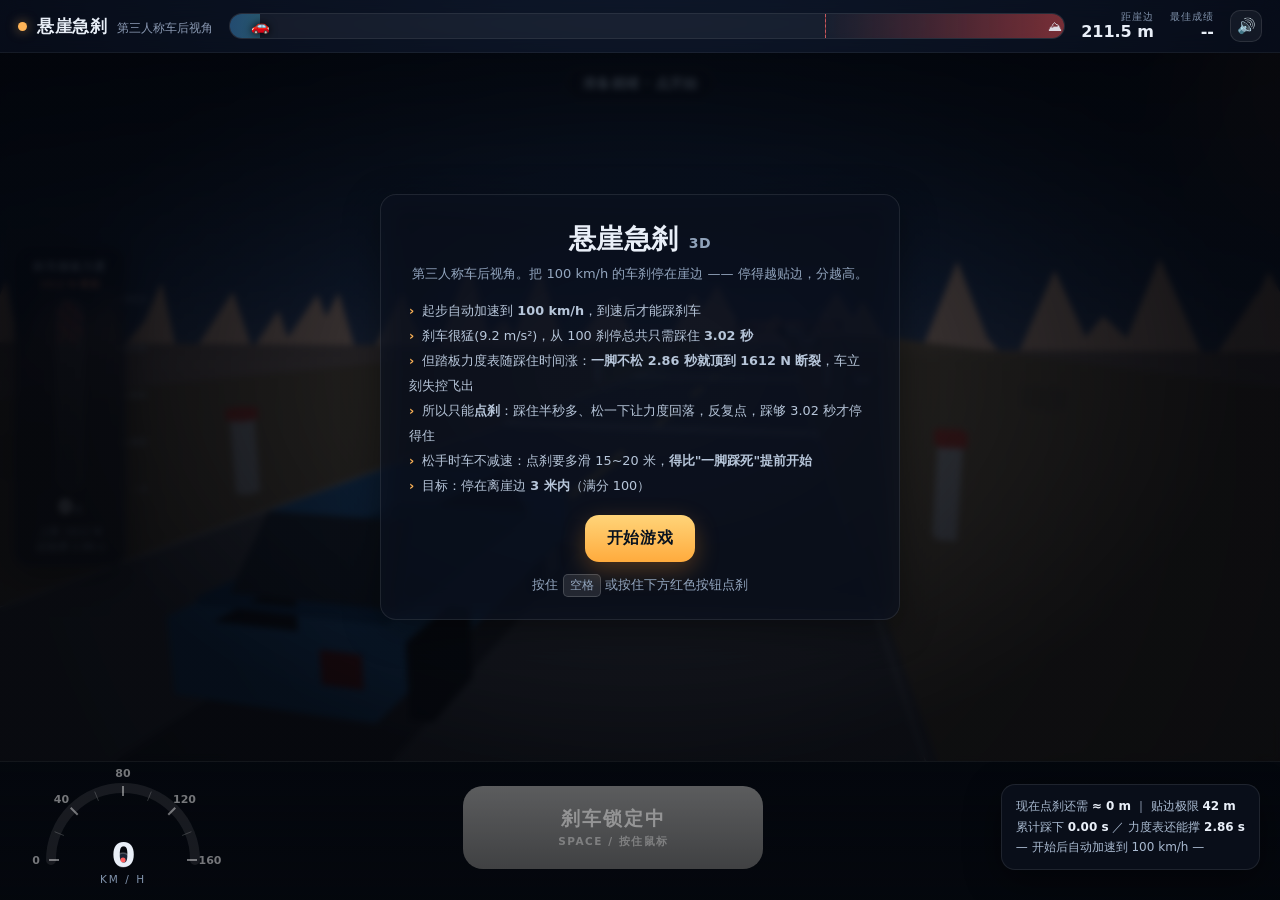
<file: index.html>
<!DOCTYPE html>
<html lang="zh-CN">
<head>
<meta charset="utf-8" />
<meta name="viewport" content="width=device-width, initial-scale=1, viewport-fit=cover" />
<title>悬崖急刹 · 刹车踏板挑战</title>
<link rel="stylesheet" href="hud.css" />
</head>
<body>
<div class="app">
  <header class="topbar">
    <div class="brand"><span class="dot"></span><b>悬崖急刹</b><span class="sub">第三人称车后视角</span></div>
    <div class="track" id="track">
      <div class="track-fill" id="trackFill"></div>
      <div class="track-danger" id="trackDanger"></div>
      <div class="track-car" id="trackCar">🚗</div>
      <div class="track-cliff">⛰</div>
    </div>
    <div class="hud">
      <div class="hud-item"><span>距崖边</span><b id="distText">--</b></div>
      <div class="hud-item"><span>最佳成绩</span><b id="bestText">--</b></div>
    </div>
    <button class="icon-btn" id="soundBtn" title="音效开关">🔊</button>
  </header>

  <main class="stage" id="stage">
    <canvas id="world"></canvas>

    <aside class="pedal glass" id="pedalPanel">
      <h4>刹车踏板力度</h4>
      <div class="pedal-cap">1612 N 断裂</div>
      <div class="pedal-body">
        <div class="gauge-track">
          <div class="gauge-zone"></div>
          <div class="gauge-fill" id="pedalFill"></div>
          <div id="tickWrap"></div>
        </div>
        <div class="gauge-ticks" id="gaugeTicks"></div>
      </div>
      <div class="pedal-num" id="pedalVal">0<small>N</small></div>
      <div class="pedal-sub" id="pedalSub">上限 1612 N<br>还能撑 2.86 s</div>
      <div class="crack"></div>
    </aside>

    <div class="pill calm" id="status">准备就绪</div>

    <div class="overlay" id="overlay">
      <div class="ov glass" id="ovPanel"></div>
    </div>
  </main>

  <footer class="dash">
    <div class="speedo">
      <svg viewBox="0 0 206 118" id="speedoSvg">
        <defs>
          <linearGradient id="arcGrad" x1="0" y1="0" x2="1" y2="0">
            <stop offset="0%" stop-color="#4cc9f0"/><stop offset="65%" stop-color="#ffd166"/><stop offset="100%" stop-color="#ff5d5d"/>
          </linearGradient>
        </defs>
        <path id="speedArc" d="" fill="none" stroke="rgba(255,255,255,.08)" stroke-width="10" stroke-linecap="round"/>
        <path id="speedArcFill" d="" fill="none" stroke="url(#arcGrad)" stroke-width="10" stroke-linecap="round"/>
        <g id="speedTicks"></g>
        <g id="needleG" transform="translate(103,92)">
          <line id="needle" x1="0" y1="0" x2="60" y2="0" stroke="#ff5d5d" stroke-width="3" stroke-linecap="round"/>
          <circle r="7" fill="#1a2334" stroke="rgba(255,255,255,.25)" stroke-width="1.5"/>
          <circle r="2.6" fill="#ff5d5d"/>
        </g>
      </svg>
      <div class="sp-num"><b id="speedText">0</b><small>KM / H</small></div>
    </div>

    <div class="ctrl">
      <button class="brake locked" id="brakeBtn">按住刹车<small>SPACE / 按住鼠标</small></button>
    </div>

    <div class="meters glass" id="meters">
      <div>现在点刹还需 <b id="needText">--</b> ｜ 贴边极限 <b id="theoDist">--</b></div>
      <div>累计踩下 <b id="heldText">0.00 s</b> ／ 力度表还能撑 <b id="leftText">2.86 s</b></div>
      <div id="predictText">— 别急着踩，也别踩太晚 —</div>
    </div>
  </footer>
</div>

<div class="sr" id="selftest" aria-hidden="true"></div>

<script src="game.js"></script>
<script src="view3d.js"></script>
</body>
</html>
</file>
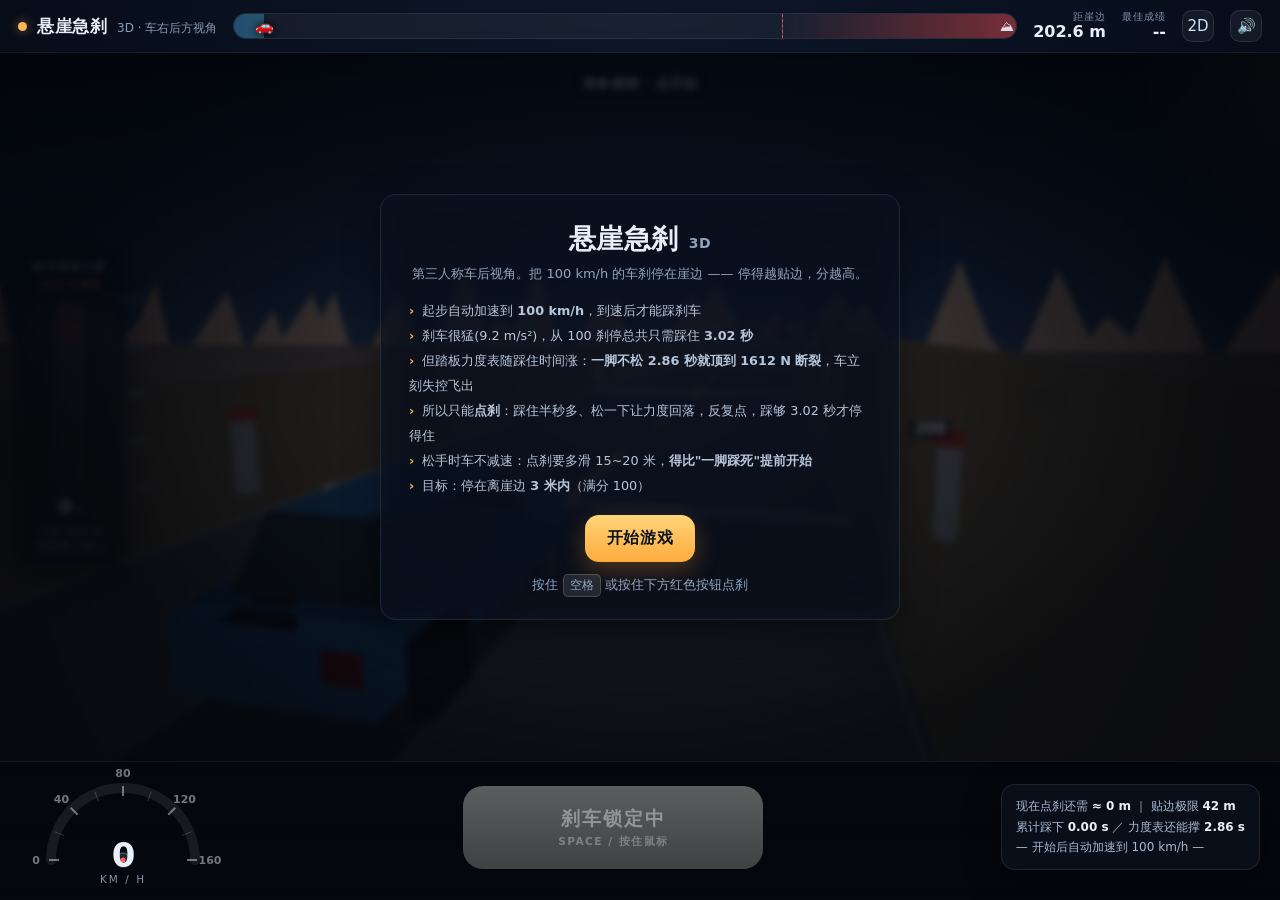
<file: index-3d.html>
<!DOCTYPE html>
<html lang="zh-CN">
<head>
<meta charset="utf-8" />
<meta name="viewport" content="width=device-width, initial-scale=1, viewport-fit=cover" />
<title>悬崖急刹 3D · 车右后方视角</title>
<link rel="stylesheet" href="hud.css" />
</head>
<body>
<div class="app">
  <header class="topbar">
    <div class="brand"><span class="dot"></span><b>悬崖急刹</b><span class="sub">3D · 车右后方视角</span></div>
    <div class="track" id="track">
      <div class="track-fill" id="trackFill"></div>
      <div class="track-danger" id="trackDanger"></div>
      <div class="track-car" id="trackCar">🚗</div>
      <div class="track-cliff">⛰</div>
    </div>
    <div class="hud">
      <div class="hud-item"><span>距崖边</span><b id="distText">--</b></div>
      <div class="hud-item"><span>最佳成绩</span><b id="bestText">--</b></div>
    </div>
    <a class="icon-btn" href="index.html" title="切到 2D 版" style="text-decoration:none;display:flex;align-items:center;justify-content:center">2D</a>
    <button class="icon-btn" id="soundBtn" title="音效开关">🔊</button>
  </header>

  <main class="stage" id="stage">
    <canvas id="world"></canvas>

    <aside class="pedal glass" id="pedalPanel">
      <h4>刹车踏板力度</h4>
      <div class="pedal-cap">1612 N 断裂</div>
      <div class="pedal-body">
        <div class="gauge-track">
          <div class="gauge-zone"></div>
          <div class="gauge-fill" id="pedalFill"></div>
          <div id="tickWrap"></div>
        </div>
        <div class="gauge-ticks" id="gaugeTicks"></div>
      </div>
      <div class="pedal-num" id="pedalVal">0<small>N</small></div>
      <div class="pedal-sub" id="pedalSub">上限 1612 N<br>还能撑 3.43 s</div>
      <div class="crack"></div>
    </aside>

    <div class="pill calm" id="status">准备就绪</div>

    <div class="overlay" id="overlay">
      <div class="ov glass" id="ovPanel"></div>
    </div>
  </main>

  <footer class="dash">
    <div class="speedo">
      <svg viewBox="0 0 206 118" id="speedoSvg">
        <defs>
          <linearGradient id="arcGrad" x1="0" y1="0" x2="1" y2="0">
            <stop offset="0%" stop-color="#4cc9f0"/><stop offset="65%" stop-color="#ffd166"/><stop offset="100%" stop-color="#ff5d5d"/>
          </linearGradient>
        </defs>
        <path id="speedArc" d="" fill="none" stroke="rgba(255,255,255,.08)" stroke-width="10" stroke-linecap="round"/>
        <path id="speedArcFill" d="" fill="none" stroke="url(#arcGrad)" stroke-width="10" stroke-linecap="round"/>
        <g id="speedTicks"></g>
        <g id="needleG" transform="translate(103,92)">
          <line id="needle" x1="0" y1="0" x2="60" y2="0" stroke="#ff5d5d" stroke-width="3" stroke-linecap="round"/>
          <circle r="7" fill="#1a2334" stroke="rgba(255,255,255,.25)" stroke-width="1.5"/>
          <circle r="2.6" fill="#ff5d5d"/>
        </g>
      </svg>
      <div class="sp-num"><b id="speedText">0</b><small>KM / H</small></div>
    </div>

    <div class="ctrl">
      <button class="brake locked" id="brakeBtn">按住刹车<small>SPACE / 按住鼠标</small></button>
    </div>

    <div class="meters glass" id="meters">
      <div>现在点刹还需 <b id="needText">--</b> ｜ 贴边极限 <b id="theoDist">--</b></div>
      <div>累计踩下 <b id="heldText">0.00 s</b> ／ 力度表还能撑 <b id="leftText">3.43 s</b></div>
      <div id="predictText">— 别急着踩，也别踩太晚 —</div>
    </div>
  </footer>
</div>

<div class="sr" id="selftest" aria-hidden="true"></div>

<script src="game.js"></script>
<script src="view3d.js"></script>
</body>
</html>
</file>
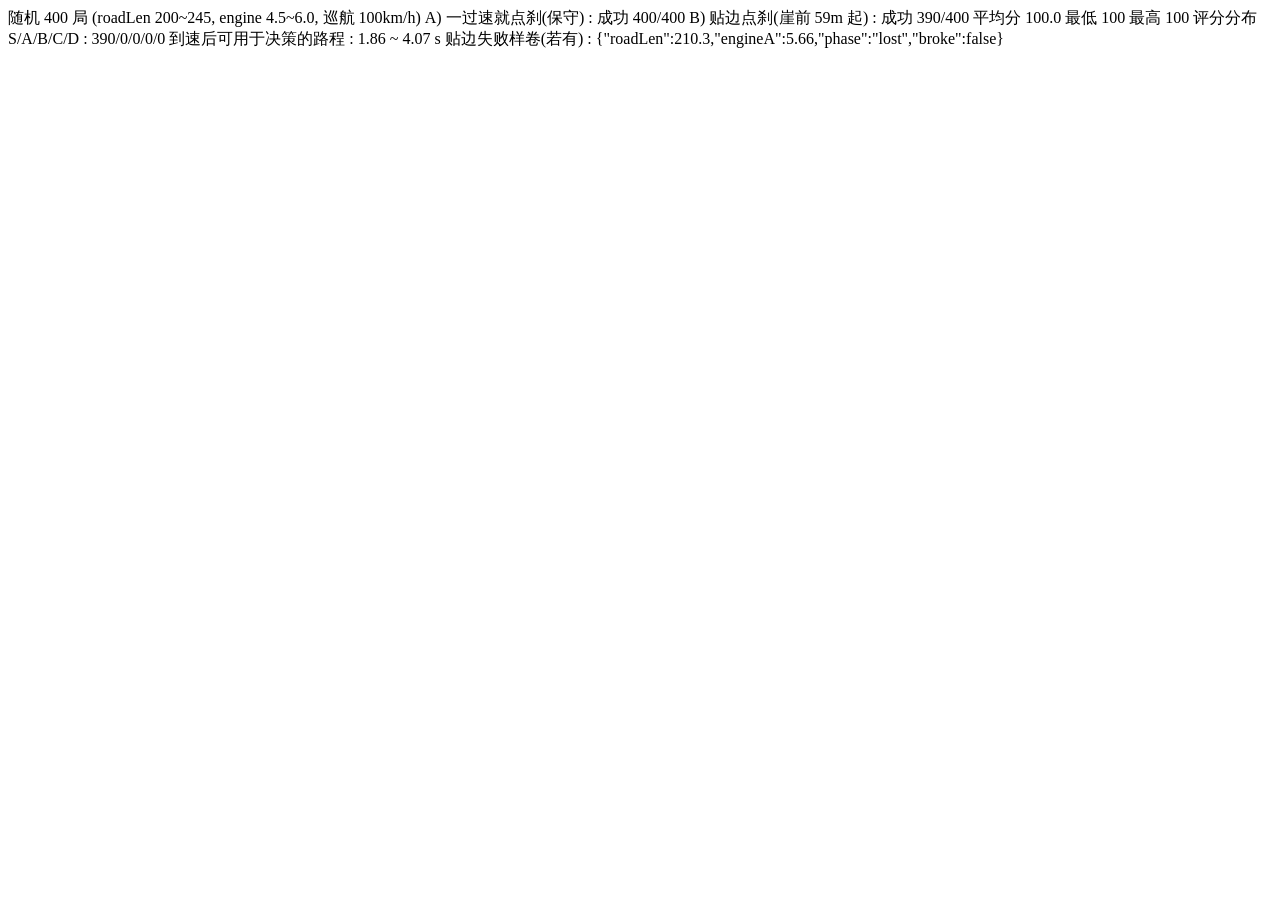
<file: tune-mc.html>
<!DOCTYPE html><html><head><meta charset="utf-8"><title>mc</title></head><body>
<div id="out"></div>
<script src="game.js"></script>
<script>
/* 蒙特卡洛：新参数(100km/h + roadLen 200~245)下，游戏是否"总有活路、且贴边可达" */
var L = [];
function play(roadLen, engineA, aimM, h, r) {
  var g = new CarGame(); g.reset({ engineA: engineA, roadLen: roadLen }); g.start();
  var dt = 1 / 120, n = 0, t0 = null;
  while (!g.isTerminal() && n * dt < 60) {
    var on = false;
    if (g.phase === 'run' && g.x >= g.roadLen - aimM) {
      if (t0 === null) t0 = g.t;
      on = ((g.t - t0) % (h + r)) < h;
    }
    g.setBrake(on); g.tick(dt); n++;
  }
  return { phase: g.phase, margin: g.stopMargin, score: g.score, cruiseX: g.cruiseX, broke: g.pedalBroken };
}
var N = 400, consWin = 0, aimWin = 0, scores = [], wins = [], mins = [];
var worst = null;
for (var i = 0; i < N; i++) {
  var roadLen = 200 + Math.random() * 45, engineA = 4.5 + Math.random() * 1.5;
  // A) 保守：一过速就点刹（aim 很大 => 立刻开始）
  var a = play(roadLen, engineA, 1e6, 0.6, 0.3);
  if (a.phase === 'won') consWin++;
  // B) 贴边：目标停在崖前 aim=59m 处开始点刹
  var b = play(roadLen, engineA, 59, 0.6, 0.3);
  if (b.phase === 'won') { aimWin++; scores.push(b.score); wins.push(roadLen - b.margin); }
  else if (!worst) worst = { roadLen: +roadLen.toFixed(1), engineA: +engineA.toFixed(2), phase: b.phase, broke: b.broke };
  mins.push(roadLen - 59 - b.cruiseX);   // 到速后还剩多少米可以决定
}
function avg(x) { return x.reduce(function (s, v) { return s + v; }, 0) / Math.max(1, x.length); }
scores.sort(function (p, q) { return p - q; });
var rank = { S: 0, A: 0, B: 0, C: 0, D: 0 };
scores.forEach(function (s) { rank[carRating(s).key]++; });
var secMin = Math.min.apply(null, mins) / (100 / 3.6), secMax = Math.max.apply(null, mins) / (100 / 3.6);
L.push('随机 ' + N + ' 局 (roadLen 200~245, engine 4.5~6.0, 巡航 100km/h)');
L.push('  A) 一过速就点刹(保守)     : 成功 ' + consWin + '/' + N);
L.push('  B) 贴边点刹(崖前 59m 起)  : 成功 ' + aimWin + '/' + N +
  '  平均分 ' + avg(scores).toFixed(1) + '  最低 ' + scores[0] + '  最高 ' + scores[scores.length - 1]);
L.push('  评分分布 S/A/B/C/D        : ' + rank.S + '/' + rank.A + '/' + rank.B + '/' + rank.C + '/' + rank.D);
L.push('  到速后可用于决策的路程     : ' + secMin.toFixed(2) + ' ~ ' + secMax.toFixed(2) + ' s');
L.push('  贴边失败样卷(若有)         : ' + JSON.stringify(worst));
document.getElementById('out').textContent = L.join('\n');
</script></body></html>
</file>
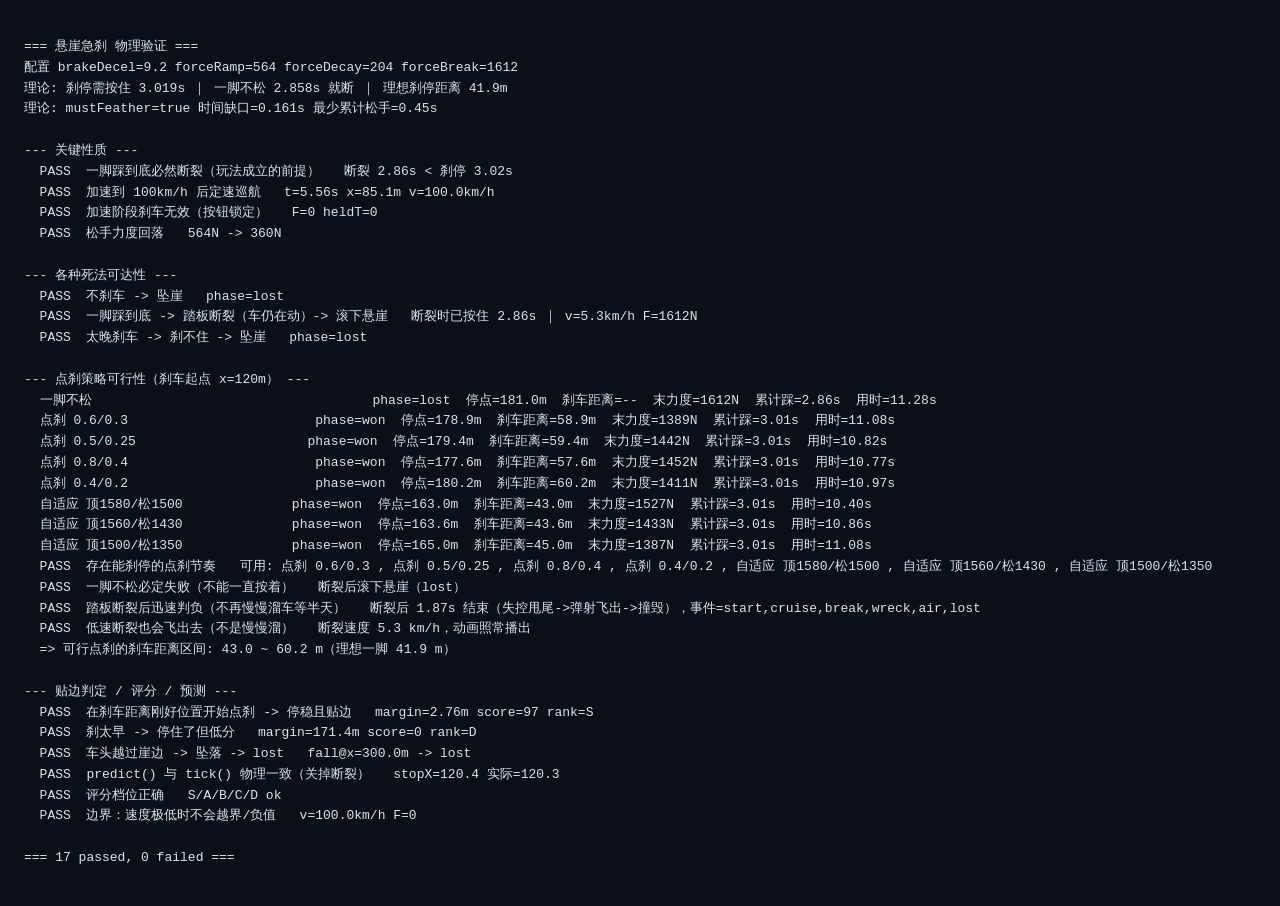
<file: verify.html>
<!DOCTYPE html>
<html lang="zh-CN">
<head><meta charset="utf-8"><title>Cliff Brake · physics verify</title>
<style>body{background:#0b0f18;color:#d7e3f4;font:13px/1.6 Consolas,monospace;padding:16px}
pre{white-space:pre-wrap}</style>
</head>
<body>
<pre id="out">RUNNING</pre>
<script src="game.js"></script>
<script src="verify.js"></script>
</body>
</html>
</file>
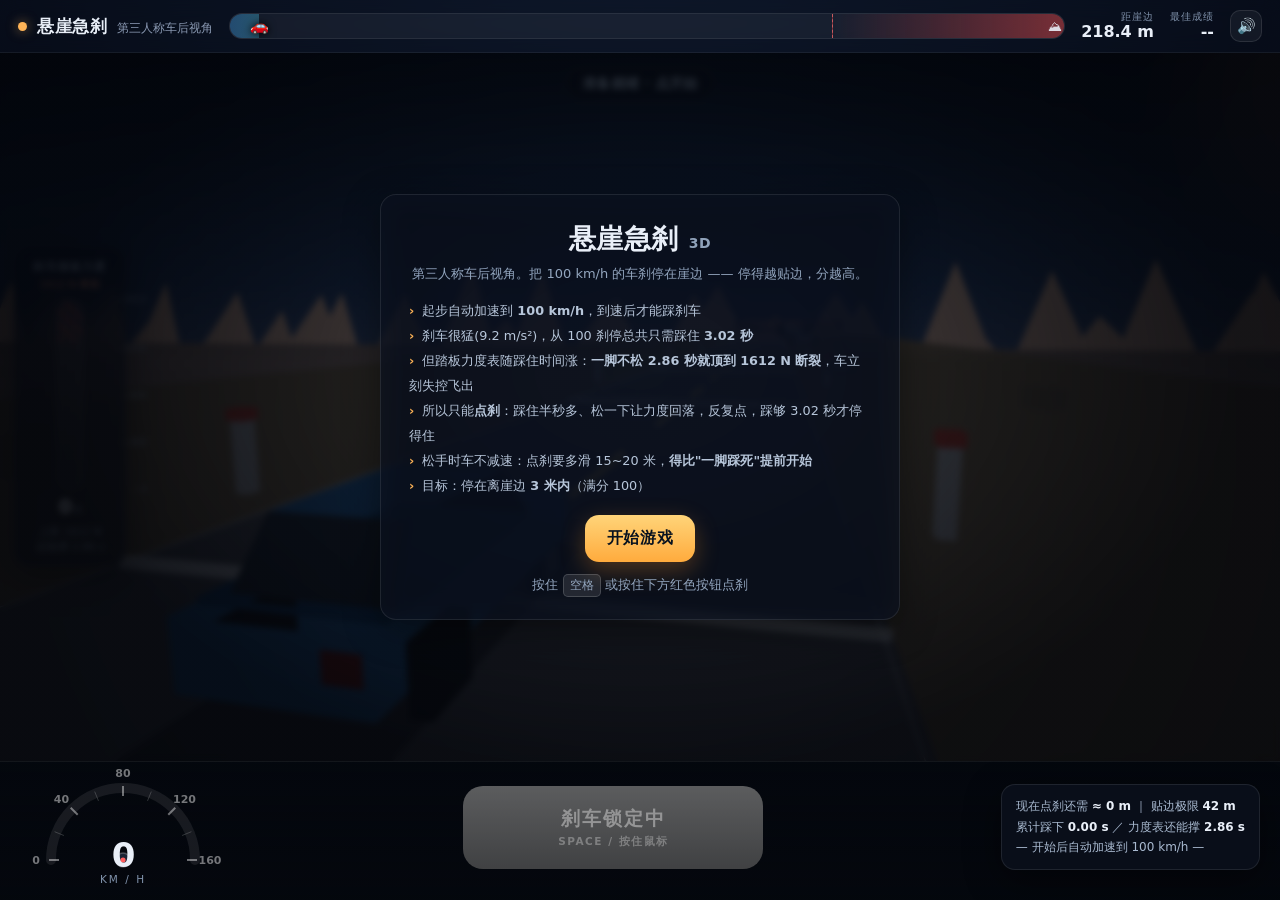
<file: 悬崖急刹-单文件版.html>
<!DOCTYPE html>
<html lang="zh-CN">
<head>
<meta charset="utf-8" />
<meta name="viewport" content="width=device-width, initial-scale=1, viewport-fit=cover" />
<title>悬崖急刹 · 刹车踏板挑战 （单文件版）</title>
<style>
/* 悬崖急刹 —— HUD 样式（站点入口 index.html 与归档页 archive/2d.html 共用） */
  *{box-sizing:border-box}
  html,body{margin:0;height:100%;overflow:hidden;background:#04070d;color:#e9eff8;
    font-family:"Segoe UI Variable Display","Segoe UI","PingFang SC","Microsoft YaHei",system-ui,sans-serif;
    -webkit-font-smoothing:antialiased;-webkit-tap-highlight-color:transparent}
  button{font-family:inherit}
  .app{height:100%;display:grid;grid-template-rows:auto minmax(0,1fr) auto;
    background:radial-gradient(1100px 560px at 50% -8%,#182742 0%,#080e1b 58%,#03060c 100%)}

  /* ---------- 顶栏 ---------- */
  .topbar{display:flex;align-items:center;gap:16px;padding:10px 18px;border-bottom:1px solid rgba(255,255,255,.06);
    backdrop-filter:blur(10px);background:rgba(8,14,26,.55)}
  .brand{display:flex;align-items:baseline;gap:10px;white-space:nowrap}
  .brand b{font-size:17px;letter-spacing:.5px}
  .brand .dot{width:9px;height:9px;border-radius:50%;background:#ffb457;box-shadow:0 0 12px #ffb45790;align-self:center}
  .brand .sub{font-size:12px;color:#8b9ab3}
  .track{position:relative;flex:1;height:26px;border-radius:13px;background:rgba(255,255,255,.05);
    border:1px solid rgba(255,255,255,.07);overflow:hidden;min-width:180px}
  .track-danger{position:absolute;right:0;top:0;bottom:0;background:linear-gradient(90deg,rgba(255,72,72,0),rgba(255,72,72,.42));
    border-left:1px dashed rgba(255,120,120,.6)}
  .track-fill{position:absolute;left:0;top:0;bottom:0;width:0;background:linear-gradient(90deg,#3fa9ff55,#4cc9f055)}
  .track-car{position:absolute;top:50%;left:0;transform:translate(-50%,-50%);font-size:15px;filter:drop-shadow(0 0 4px #000)}
  .track-cliff{position:absolute;right:2px;top:50%;transform:translateY(-50%);font-size:14px;opacity:.9}
  .hud{display:flex;gap:16px;white-space:nowrap}
  .hud-item{display:flex;flex-direction:column;align-items:flex-end;line-height:1.15}
  .hud-item span{font-size:10px;color:#8092ab;letter-spacing:1px}
  .hud-item b{font-size:16px;font-variant-numeric:tabular-nums}
  .icon-btn{width:32px;height:32px;border-radius:10px;border:1px solid rgba(255,255,255,.1);
    background:rgba(255,255,255,.05);color:#cfe0f5;cursor:pointer;font-size:15px;line-height:1}
  .icon-btn:hover{background:rgba(255,255,255,.1)}

  /* ---------- 舞台 ---------- */
  .stage{position:relative;min-height:0;overflow:hidden}
  #world{display:block;width:100%;height:100%}
  .glass{background:rgba(13,20,34,.62);border:1px solid rgba(255,255,255,.09);
    border-radius:16px;backdrop-filter:blur(14px);box-shadow:0 10px 36px rgba(0,0,0,.45)}

  .pill{position:absolute;left:50%;top:14px;transform:translateX(-50%);padding:7px 16px;border-radius:999px;
    font-size:13.5px;font-weight:600;letter-spacing:.3px;white-space:nowrap;
    background:rgba(13,20,34,.7);border:1px solid rgba(255,255,255,.1);backdrop-filter:blur(12px);
    transition:color .2s,border-color .2s,background .2s}
  .pill.calm{color:#9fb3ca}
  .pill.go{color:#5ee0a0;border-color:#5ee0a055;background:rgba(20,60,45,.6)}
  .pill.brake{color:#ffcf6b;border-color:#ffcf6b55;background:rgba(70,50,15,.6)}
  .pill.bad{color:#ff7a7a;border-color:#ff7a7a66;background:rgba(70,20,20,.65)}

  /* 左侧踏板力度表 */
  .pedal{position:absolute;left:14px;top:50%;transform:translateY(-50%);width:112px;padding:12px 10px 12px;
    display:flex;flex-direction:column;align-items:center;gap:8px}
  .pedal h4{margin:0;font-size:11px;font-weight:600;color:#93a6bf;letter-spacing:1.2px}
  .pedal-cap{font-size:9.5px;color:#ff9a7a;letter-spacing:.4px;margin-top:-4px}
  .pedal-body{position:relative;width:100%;display:flex;gap:8px;justify-content:center}
  .gauge-track{position:relative;width:26px;height:190px;border-radius:13px;overflow:hidden;
    background:linear-gradient(180deg,rgba(255,255,255,.08),rgba(255,255,255,.03));
    border:1px solid rgba(255,255,255,.12)}
  .gauge-fill{position:absolute;left:0;right:0;bottom:0;height:0%;
    background:linear-gradient(0deg,#3ddc97,#ffd166 62%,#ff5d5d 92%);transition:height .06s linear}
  .gauge-break{position:absolute;left:-4px;right:-4px;height:0;border-top:2px dashed #ff5d5d;bottom:100%;opacity:.85}
  .gauge-zone{position:absolute;left:0;right:0;top:0;height:22%;background:repeating-linear-gradient(45deg,rgba(255,60,60,.28) 0 5px,transparent 5px 10px)}
  .gauge-ticks{position:absolute;right:-32px;top:0;bottom:0;width:30px;font-size:9px;color:#7c8ea6}
  .gauge-ticks i{position:absolute;right:0;font-style:normal;transform:translateY(50%)}
  .gauge-ticks i::before{content:"";position:absolute;left:-8px;top:50%;width:6px;height:1px;background:rgba(255,255,255,.35)}
  .pedal-num{font-size:19px;font-weight:700;font-variant-numeric:tabular-nums;line-height:1}
  .pedal-num small{font-size:10px;font-weight:500;color:#8fa2ba;margin-left:2px}
  .pedal-sub{font-size:10.5px;color:#8fa2ba;text-align:center;line-height:1.45;font-variant-numeric:tabular-nums}
  .pedal.broken{border-color:#ff5d5d77;box-shadow:0 0 0 1px #ff5d5d33,0 10px 36px rgba(120,0,0,.5)}
  .pedal.broken .gauge-fill{background:#ff4d4d}
  .pedal.danger{border-color:#ff9a5e88;box-shadow:0 0 0 1px #ff9a5e44,0 0 22px rgba(255,120,60,.25) inset}
  .pedal.danger .pedal-num{color:#ffb457}
  .crack{position:absolute;inset:0;pointer-events:none;opacity:0;transition:opacity .25s;
    background:
      linear-gradient(72deg,transparent 48%,#ffd9d9 49%,transparent 50%) 12% 30%/60% 70% no-repeat,
      linear-gradient(-58deg,transparent 48%,#ffb9b9 49%,transparent 50%) 70% 20%/70% 60% no-repeat}
  .pedal.broken .crack{opacity:.75}

  /* 中央浮层 */
  .overlay{position:absolute;inset:0;display:flex;align-items:center;justify-content:center;
    background:radial-gradient(600px 400px at 50% 45%,rgba(4,8,16,.55),rgba(2,4,9,.85));
    backdrop-filter:blur(3px);z-index:5;transition:opacity .25s}
  .overlay.hide{opacity:0;pointer-events:none}
  .ov{width:min(520px,88%);padding:26px 26px 22px;text-align:center}
  .ov h1{margin:0 0 6px;font-size:27px;letter-spacing:.5px}
  .ov h2{margin:0 0 4px;font-size:24px}
  .ov .lead{margin:0 0 14px;font-size:13px;color:#93a6bf;line-height:1.7}
  .ov ul{margin:0 0 16px;padding:0 0 0 2px;list-style:none;text-align:left;font-size:12.8px;color:#b7c6da;line-height:1.95}
  .ov ul li::before{content:"›";color:#ffb457;margin-right:8px;font-weight:700}
  .kbd{display:inline-block;padding:1px 6px;border-radius:5px;background:rgba(255,255,255,.1);
    border:1px solid rgba(255,255,255,.16);font-size:11.5px}
  .btn{cursor:pointer;border:none;border-radius:14px;padding:13px 22px;font-size:15.5px;font-weight:700;
    letter-spacing:.6px;color:#08121f;background:linear-gradient(180deg,#ffd479,#ffab3d);
    box-shadow:0 8px 24px rgba(255,150,40,.28);transition:transform .12s,box-shadow .12s}
  .btn:hover{transform:translateY(-1px);box-shadow:0 12px 28px rgba(255,150,40,.4)}
  .btn:active{transform:translateY(1px)}
  .btn.ghost{background:rgba(255,255,255,.08);color:#dbe7f6;box-shadow:none;border:1px solid rgba(255,255,255,.14)}
  .res-score{font-size:44px;font-weight:800;line-height:1;margin:6px 0 2px;font-variant-numeric:tabular-nums}
  .res-meta{font-size:12.5px;color:#93a6bf;line-height:1.8;margin-bottom:14px}
  .res-rank{display:inline-block;min-width:34px;padding:3px 10px;border-radius:9px;font-weight:800;font-size:15px;
    background:rgba(255,255,255,.08);border:1px solid rgba(255,255,255,.14)}
  .row{display:flex;gap:10px;justify-content:center}

  /* ---------- 底部仪表台 ---------- */
  .dash{display:grid;grid-template-columns:auto 1fr auto;align-items:center;gap:18px;padding:6px 20px 14px;
    border-top:1px solid rgba(255,255,255,.06);background:linear-gradient(180deg,rgba(6,10,18,.2),rgba(4,7,13,.9))}
  .speedo{position:relative;width:206px;height:118px}
  .speedo svg{position:absolute;inset:0;overflow:visible}
  .sp-num{position:absolute;left:0;right:0;bottom:2px;text-align:center;line-height:1}
  .sp-num b{font-size:34px;font-weight:800;font-variant-numeric:tabular-nums;letter-spacing:-1px}
  .sp-num small{display:block;font-size:10.5px;color:#8092ab;letter-spacing:2px;margin-top:2px}
  .ctrl{display:flex;flex-direction:column;align-items:center;gap:8px}
  .brake{cursor:pointer;user-select:none;touch-action:none;border:none;border-radius:20px;
    min-width:300px;padding:20px 34px;font-size:19px;font-weight:800;letter-spacing:2px;
    color:#2a0d0d;background:linear-gradient(180deg,#ff9b8a,#f2543f);
    box-shadow:0 10px 30px rgba(220,60,40,.32),inset 0 -3px 0 rgba(0,0,0,.18);
    transition:transform .1s,box-shadow .1s,filter .2s;display:flex;flex-direction:column;gap:3px;align-items:center}
  .brake small{font-size:10.5px;font-weight:600;letter-spacing:1.5px;opacity:.72}
  .brake:active,.brake.on{transform:translateY(2px) scale(.995);
    box-shadow:0 4px 14px rgba(220,60,40,.4),inset 0 3px 8px rgba(0,0,0,.25);filter:brightness(1.08)}
  .brake[disabled]{cursor:not-allowed;filter:grayscale(.85) brightness(.62);box-shadow:none;transform:none}
  .brake.locked{background:linear-gradient(180deg,#8c96a6,#5e6a7c);color:#eaf0f8}
  .meters{min-width:250px;padding:11px 14px;border-radius:14px;font-size:12px;color:#a9bad0;line-height:1.7}
  .meters b{color:#e9eff8;font-variant-numeric:tabular-nums}
  .meters .warn{color:#ff8b6b;font-weight:700}
  .meters .ok{color:#5ee0a0;font-weight:700}
  .flash{animation:pulse .5s ease 2}
  @keyframes pulse{0%,100%{opacity:1}50%{opacity:.35}}
  .sr{position:absolute;left:-9999px}

  /* ---------- 窄屏兜底 ---------- */
  @media (max-width: 920px){
    .topbar{gap:10px;padding:8px 10px}
    .brand .sub{display:none}
    .hud{display:none}
    .dash{grid-template-columns:auto 1fr;gap:10px;padding:4px 12px 10px}
    #meters{display:none}
    .speedo{width:148px;height:86px}
    .sp-num b{font-size:26px}
    .brake{min-width:0;width:100%;padding:16px 12px;font-size:16px;letter-spacing:1px}
    .pedal{left:8px;width:78px;padding:8px 6px;gap:5px}
    .pedal h4{font-size:9.5px;letter-spacing:.5px}
    .pedal-cap{font-size:8px}
    .gauge-track{width:20px;height:132px}
    .gauge-ticks{right:-26px;width:24px;font-size:8px}
    .pedal-num{font-size:15px}
    .pedal-sub{font-size:9px}
    .ov{padding:18px 16px 16px}
    .ov h1{font-size:22px}
    .ov ul{font-size:11.6px;line-height:1.8}
  }

</style>
</head>
<body>
<div class="app">
  <header class="topbar">
    <div class="brand"><span class="dot"></span><b>悬崖急刹</b><span class="sub">第三人称车后视角</span></div>
    <div class="track" id="track">
      <div class="track-fill" id="trackFill"></div>
      <div class="track-danger" id="trackDanger"></div>
      <div class="track-car" id="trackCar">🚗</div>
      <div class="track-cliff">⛰</div>
    </div>
    <div class="hud">
      <div class="hud-item"><span>距崖边</span><b id="distText">--</b></div>
      <div class="hud-item"><span>最佳成绩</span><b id="bestText">--</b></div>
    </div>
    <button class="icon-btn" id="soundBtn" title="音效开关">🔊</button>
  </header>

  <main class="stage" id="stage">
    <canvas id="world"></canvas>

    <aside class="pedal glass" id="pedalPanel">
      <h4>刹车踏板力度</h4>
      <div class="pedal-cap">1612 N 断裂</div>
      <div class="pedal-body">
        <div class="gauge-track">
          <div class="gauge-zone"></div>
          <div class="gauge-fill" id="pedalFill"></div>
          <div id="tickWrap"></div>
        </div>
        <div class="gauge-ticks" id="gaugeTicks"></div>
      </div>
      <div class="pedal-num" id="pedalVal">0<small>N</small></div>
      <div class="pedal-sub" id="pedalSub">上限 1612 N<br>还能撑 2.86 s</div>
      <div class="crack"></div>
    </aside>

    <div class="pill calm" id="status">准备就绪</div>

    <div class="overlay" id="overlay">
      <div class="ov glass" id="ovPanel"></div>
    </div>
  </main>

  <footer class="dash">
    <div class="speedo">
      <svg viewBox="0 0 206 118" id="speedoSvg">
        <defs>
          <linearGradient id="arcGrad" x1="0" y1="0" x2="1" y2="0">
            <stop offset="0%" stop-color="#4cc9f0"/><stop offset="65%" stop-color="#ffd166"/><stop offset="100%" stop-color="#ff5d5d"/>
          </linearGradient>
        </defs>
        <path id="speedArc" d="" fill="none" stroke="rgba(255,255,255,.08)" stroke-width="10" stroke-linecap="round"/>
        <path id="speedArcFill" d="" fill="none" stroke="url(#arcGrad)" stroke-width="10" stroke-linecap="round"/>
        <g id="speedTicks"></g>
        <g id="needleG" transform="translate(103,92)">
          <line id="needle" x1="0" y1="0" x2="60" y2="0" stroke="#ff5d5d" stroke-width="3" stroke-linecap="round"/>
          <circle r="7" fill="#1a2334" stroke="rgba(255,255,255,.25)" stroke-width="1.5"/>
          <circle r="2.6" fill="#ff5d5d"/>
        </g>
      </svg>
      <div class="sp-num"><b id="speedText">0</b><small>KM / H</small></div>
    </div>

    <div class="ctrl">
      <button class="brake locked" id="brakeBtn">按住刹车<small>SPACE / 按住鼠标</small></button>
    </div>

    <div class="meters glass" id="meters">
      <div>现在点刹还需 <b id="needText">--</b> ｜ 贴边极限 <b id="theoDist">--</b></div>
      <div>累计踩下 <b id="heldText">0.00 s</b> ／ 力度表还能撑 <b id="leftText">2.86 s</b></div>
      <div id="predictText">— 别急着踩，也别踩太晚 —</div>
    </div>
  </footer>
</div>

<div class="sr" id="selftest" aria-hidden="true"></div>

<script>
/*!
 * 悬崖急刹 (Cliff Brake) — 物理内核
 * 纯逻辑，无 DOM / Canvas 依赖，可被测试脚本直接驱动。
 *
 * 规则：
 *   1) 车从起点静止，以 engineA 加速，到 100km/h 后进入巡航(定速)。
 *   2) 到 100km/h 后才允许踩刹车（之前按钮锁定）。
 *   3) 刹车生效期间给车一个固定减速度 brakeDecel（9.2 m/s²，≈0.94g 真车感）。
 *   4) 踏板力度随"按住刹车的累计时间"以 forceRamp 累积；松开后以 forceDecay 回落。
 *      力度到 forceBreak(1612N) 踏板断裂：立刻判负，并播放"失控甩尾→弹射飞出→空中翻滚→
 *      落地撞毁 / 飞过崖边坠入峡谷"的动画（不再让车慢慢溜到崖边，省掉等待）。
 *   5) 车头(x) 越过 roadLen 即坠崖；在越过之前速度归零 = 成功刹停。
 *
 * 数值设计的核心（决定了游戏是否"真的能玩"）：
 *   · 从 100km/h 刹停需要按住 3.02 s（v0/brakeDecel = 27.78/9.2）。
 *   · 力度表上限 1612N ÷ 564N/s = 2.86 s —— 比 3.02 s 短！
 *   => 一脚踩到底必然在刹停前 0.16 秒断裂、车随即冲下悬崖。
 *   => 唯一活路是"点刹"：踩 ~0.6s / 松 ~0.3s，让力度表反复回落，
 *      累计踩够 3.02 s 才能停下。松手期间车不减速，所以要提前开始点刹。
 *   （速度从 120 改成 100 时，forceRamp/forceDecay 按 564/204 同比例缩放，
 *     保证"一脚不松必断"这条前提仍然成立；roadLen 按 v² 缩放，反应窗口手感不变。）
 *   注意：若把减速度改成"正比于累积力度"，则刹停与断裂会在数学上互斥
 *   （让力度涨到 1612N 所需的最小冲量恒大于把车从 100 刹停所需冲量），
 *   所以减速度必须取固定值。
 */
(function (global) {
  'use strict';

  var CFG = {
    carStartX: 8,        // m，车头初始位置
    carLen: 4.6,         // m，车长(仅用于绘图/悬空判定)
    roadLenMin: 200,     // m，悬崖位置随机区间
    roadLenMax: 245,
    kmhCruise: 100,      // 巡航速度（也是解锁刹车的门槛）
    engineMin: 4.5,      // m/s^2，本局发动机加速度随机区间
    engineMax: 6.0,
    brakeDecel: 9.2,     // m/s^2，刹车减速度(固定)
    forceRamp: 564,      // N/s，按住时踏板力度累积速率
    forceDecay: 204,     // N/s，松开时力度回落速率
    forceBreak: 1612,    // N，踏板断裂阈值
    stopEps: 0.12,       // m/s，判定"已停稳"
    fallGravity: 20,     // m/s^2，坠崖动画重力
    fallingMaxT: 1.9     // s，坠崖动画时长（够走出画面即可，别拖时间）
  };

  var RATINGS = [
    { min: 97, key: 'S', name: '神之刹停', tip: '车头几乎悬在崖边，一脚定乾坤' },
    { min: 90, key: 'A', name: '贴边急刹', tip: '险到骨子里' },
    { min: 75, key: 'B', name: '干脆利落', tip: '稳、准、狠' },
    { min: 40, key: 'C', name: '安全稳妥', tip: '停住了，但还能再冒险一点' },
    { min: 0, key: 'D', name: '过于保守', tip: '刹太早，白瞎了这一段路' }
  ];

  function rand(a, b) { return a + Math.random() * (b - a); }
  function clamp(v, a, b) { return v < a ? a : (v > b ? b : v); }

  /** 理论值（解析解），供 UI 提示与测试使用 */
  function theoretical(cfg) {
    var c = Object.assign({}, CFG, cfg || {});
    var v0 = c.kmhCruise / 3.6;
    var holdToStop = v0 / c.brakeDecel;             // 刹停需要按住的总时间
    var brakeDist = v0 * v0 / (2 * c.brakeDecel);   // 一脚不松的刹停距离(理想)
    var rampToBreak = c.forceBreak / c.forceRamp;   // 一脚不松多久断裂
    var maxHold = Math.min(rampToBreak, holdToStop);
    return {
      holdToStop: holdToStop,       // 3.62 s
      brakeDist: brakeDist,         // 60.4 m
      rampToBreak: rampToBreak,     // 3.43 s —— 小于 holdToStop 才有戏
      maxHold: maxHold,
      mustFeather: rampToBreak < holdToStop,
      shortfall: holdToStop - rampToBreak,                       // 需要靠松手补回的时间
      minRelease: (c.forceRamp * holdToStop - c.forceBreak) / c.forceDecay  // 最少累计松手时间
    };
  }

  function CarGame(cfg) {
    this.cfg = Object.assign({}, CFG, cfg || {});
    this.reset();
  }

  CarGame.prototype.reset = function (opt) {
    opt = opt || {};
    var c = this.cfg;
    this.vCruise = opt.vCruise != null ? opt.vCruise : c.kmhCruise / 3.6;
    this.roadLen = opt.roadLen != null ? opt.roadLen : rand(c.roadLenMin, c.roadLenMax);
    this.engineA = opt.engineA != null ? opt.engineA : rand(c.engineMin, c.engineMax);

    this.x = opt.carStartX != null ? opt.carStartX : c.carStartX; // 车头位置(m)
    this.v = 0;              // m/s
    this.t = 0;              // s，本局已运行时间
    this.F = 0;              // N，踏板力度表读数
    this.heldT = 0;          // s，累计按住刹车时间
    this.brakeInput = false; // 玩家当前是否按着按钮
    this.brakeOn = false;    // 本帧刹车是否实际生效
    this.pedalBroken = false;
    this.brokeAtT = null;
    this.brokeAtV = null;
    this.phase = 'idle';     // idle | accel | run | wreck | falling | won | lost
    this.yOff = 0;           // m，离地高度(坠落/腾空)
    this.fallVy = 0;
    this.fallRot = 0;
    this.fallVr = 0;
    this.fallT = 0;
    this.wreckT = 0;         // 失控动画计时
    this.wreckDir = 1;       // 甩尾方向
    this.airborne = false;
    this.impact = false;     // 是否撞地收场(区别于坠入峡谷)
    this.rot = 0;            // 车身翻滚角(2D 视图用)
    this.rotYaw = 0;         // 偏航(地面甩尾, 3D 视图用)
    this.rotPitch = 0;       // 俯仰(空中翻滚, 3D 视图用)
    this.rotLaunch = 0;      // 起飞瞬间已累计的转角
    this.launchX = 0;        // 失控滑行速度(动画用)
    this.shake = 0;
    this.stopMargin = null;  // m，停稳后车头距崖边距离
    this.score = null;
    this.rating = null;
    this.cruiseX = null;     // 达到 100km/h 时的位置
    this.events = [];
    return this;
  };

  CarGame.prototype.pushEvent = function (type) {
    this.events.push({ t: Math.round(this.t * 1000) / 1000, type: type, x: this.x, v: this.v, F: this.F });
    if (this.events.length > 64) this.events.shift();
  };

  CarGame.prototype.start = function () {
    if (this.phase === 'idle' || this.phase === 'won' || this.phase === 'lost') {
      if (this.phase !== 'idle') this.reset();
      this.phase = 'accel';
      this.pushEvent('start');
    }
    return this;
  };

  CarGame.prototype.setBrake = function (on) {
    this.brakeInput = !!on;
    return this;
  };

  CarGame.prototype.tick = function (dt) {
    var c = this.cfg;
    if (!(dt > 0)) return this;
    dt = Math.min(dt, 0.05);
    if (this.phase === 'idle' || this.phase === 'won' || this.phase === 'lost') {
      if (this.shake > 0) this.shake = Math.max(0, this.shake - dt * 1.5);
      return this;
    }
    this.t += dt;

    if (this.phase === 'accel') {
      this.v += this.engineA * dt;
      if (this.v >= this.vCruise) {
        this.v = this.vCruise;
        this.phase = 'run';
        this.cruiseX = this.x;
        this.pushEvent('cruise');
      }
    } else if (this.phase === 'run') {
      this.brakeOn = !!(this.brakeInput && !this.pedalBroken);
      if (this.brakeOn) {
        this.heldT += dt;
        this.F = Math.min(c.forceBreak, this.F + c.forceRamp * dt);
        this.v = Math.max(0, this.v - c.brakeDecel * dt);
        if (this.F >= c.forceBreak) {           // 踏板断裂 -> 立即失控
          this.pedalBroken = true;
          this.brokeAtT = this.t;
          this.brokeAtV = this.v;
          this.pushEvent('break');
          this.startWreck();
        }
      } else if (!this.pedalBroken && this.F > 0) {
        // 松开踏板：力度回落（断裂后仪表冻结）
        this.F = Math.max(0, this.F - c.forceDecay * dt);
      }
    } else if (this.phase === 'wreck') {
      this.wreckT += dt;
      var w = this.wreckT;
      if (!this.airborne) {
        // 一、抱死甩尾（还在地面）
        this.rot += this.wreckDir * 2.4 * dt;
        this.rotYaw = this.rot;
        this.x += this.launchX * Math.max(0, 1 - w / 1.2) * dt;
        if (w >= 0.45) {
          this.airborne = true;
          this.vy = 14 + Math.min(this.v * 0.15, 3);   // 弹射初速(约飞起 5 m 高)
          this.rotV = this.wreckDir * 5.4;
          this.rotLaunch = this.rot;
          this.pushEvent('air');
        }
      } else {
        // 二、弹射飞出 + 空中翻滚
        this.vy -= c.fallGravity * dt;
        this.yOff += this.vy * dt;
        this.rot += this.rotV * dt;
        this.rotPitch = this.rot - this.rotLaunch;
        this.x += Math.max(this.launchX, 12) * dt;
        if (this.shake < 0.45) this.shake = 0.45;
        if (this.yOff <= 0 && w > 0.62) {
          if (this.x >= this.roadLen) {
            // 飞过了崖边 -> 直接坠入峡谷
            this.phase = 'falling';
            this.v = Math.max(this.launchX, 12);
            this.fallVy = Math.max(1.5, -this.vy);
            this.fallVr = this.rotV;
            this.fallRot = this.rot;
            this.fallT = 0;
            this.yOff = 0;
            this.pushEvent('fall');
          } else {
            // 三、砸回地面 -> 撞毁收场
            this.yOff = 0;
            this.impact = true;
            this.shake = 1.2;
            this.lose();
          }
        }
      }
    }

    if (this.phase === 'accel' || this.phase === 'run') {
      this.x += this.v * dt;
    } else if (this.phase === 'falling') {
      this.fallT += dt;
      this.fallVy += c.fallGravity * dt;
      this.yOff += this.fallVy * dt;
      this.x += this.v * dt;
      this.fallRot += this.fallVr * dt;
      if (this.fallT >= c.fallingMaxT) {
        this.phase = 'lost';
        this.pushEvent('lost');
      }
    }

    if (this.phase === 'accel' || this.phase === 'run') {
      if (this.x >= this.roadLen) {
        this.startFall();
      } else if (this.phase === 'run' && this.v <= c.stopEps) {
        this.win();
      }
    }
    if (this.shake > 0) this.shake = Math.max(0, this.shake - dt * 1.5);
    return this;
  };

  CarGame.prototype.startWreck = function () {
    this.phase = 'wreck';
    this.wreckT = 0;
    this.wreckDir = Math.random() < 0.5 ? -1 : 1;
    this.airborne = false;
    this.impact = false;
    this.yOff = 0;
    this.vy = 0;
    this.rot = 0;
    this.rotYaw = 0;
    this.rotPitch = 0;
    this.rotLaunch = 0;
    this.rotV = 0;
    this.launchX = Math.max(this.v, 6);   // 动画用滑行速度(即使车已很慢也要有戏)
    this.shake = 1;
    this.pushEvent('wreck');
    return this;
  };

  CarGame.prototype.startFall = function () {
    this.phase = 'falling';
    this.fallVy = 2.5;
    this.fallVr = -(1.7 + Math.min(this.v * 0.06, 1.8));
    this.fallT = 0;
    this.yOff = 0;
    this.shake = 1;
    this.pushEvent('fall');
  };

  CarGame.prototype.win = function () {
    this.v = 0;
    this.phase = 'won';
    this.stopMargin = this.roadLen - this.x;
    this.score = clamp(Math.round(100 - this.stopMargin), 0, 100);
    this.rating = ratingFor(this.score);
    this.pushEvent('win');
  };

  CarGame.prototype.lose = function () {
    this.phase = 'lost';
    this.stopMargin = null;
    this.score = 0;
    this.rating = null;
    this.pushEvent('lost');
  };

  /** 落点预测：假设继续踩住（固定减速度，所以是解析准确的） */
  CarGame.prototype.predict = function () {
    var c = this.cfg;
    var v = this.v;
    var dist = v * v / (2 * c.brakeDecel);
    var tau = v / c.brakeDecel;                 // 剩余刹车时间
    var needN = this.F + c.forceRamp * tau;     // 刹停时力度表读数
    return {
      tau: tau,
      dist: dist,
      stopX: this.x + dist,
      needN: needN,
      willBreak: needN > c.forceBreak,
      overCliff: this.x + dist > this.roadLen
    };
  };

  CarGame.prototype.snapshot = function () {
    return {
      phase: this.phase, t: this.t, x: this.x, v: this.v, kmh: this.kmh(),
      F: this.F, pedalBroken: this.pedalBroken, heldT: this.heldT,
      stopMargin: this.stopMargin, score: this.score,
      rating: this.rating ? this.rating.key : null,
      roadLen: this.roadLen, engineA: this.engineA
    };
  };

  /** 剩余可按住时间(s)，到 0 即断裂 */
  CarGame.prototype.holdLeft = function () { return Math.max(0, (this.cfg.forceBreak - this.F) / this.cfg.forceRamp); };
  CarGame.prototype.kmh = function () { return this.v * 3.6; };
  CarGame.prototype.pedalPct = function () { return this.F / this.cfg.forceBreak; };
  CarGame.prototype.distToCliff = function () { return Math.max(0, this.roadLen - this.x); };
  CarGame.prototype.isTerminal = function () { return this.phase === 'won' || this.phase === 'lost'; };

  function ratingFor(score) {
    for (var i = 0; i < RATINGS.length; i++) if (score >= RATINGS[i].min) return RATINGS[i];
    return RATINGS[RATINGS.length - 1];
  }

  global.CarGame = CarGame;
  global.CAR_CFG = CFG;
  global.CAR_RATINGS = RATINGS;
  global.carRating = ratingFor;
  global.carTheoretical = theoretical;
})(typeof window !== 'undefined' ? window : globalThis);

</script>
<script>
/*!
 * 悬崖急刹 3D —— 手写软件三维渲染器（零依赖，不联网也能跑）
 *
 * · 相机：车「右后方」第三人称追尾视角（位置 = 车后 8.5m、右侧 3.8m、高 3.4m）
 * · 物理内核沿用 game.js，一行未改（17 项物理断言继续有效）
 * · 渲染：世界多边形 -> 相机空间 -> 近平面裁剪 -> 透视投影 -> 分层 + 深度排序
 *         填充（画家算法），带方向光平面着色 + 距离雾。没有任何 WebGL/three.js。
 */
(function () {
  'use strict';
  var $ = function (s) { return document.querySelector(s); };

  var canvas = $('#world');
  var ctx = canvas.getContext('2d');
  var stage = $('#stage');

  var el = {
    distText: $('#distText'), bestText: $('#bestText'),
    trackFill: $('#trackFill'), trackCar: $('#trackCar'), trackDanger: $('#trackDanger'),
    pedalFill: $('#pedalFill'), pedalVal: $('#pedalVal'), pedalSub: $('#pedalSub'),
    pedalPanel: $('#pedalPanel'), gaugeTicks: $('#gaugeTicks'), needText: $('#needText'),
    speedText: $('#speedText'), needle: $('#needle'), speedArcFill: $('#speedArcFill'),
    speedArc: $('#speedArc'), speedTicks: $('#speedTicks'),
    brakeBtn: $('#brakeBtn'), status: $('#status'),
    overlay: $('#overlay'), ovPanel: $('#ovPanel'),
    meters: $('#meters'), predictText: $('#predictText'),
    heldText: $('#heldText'), leftText: $('#leftText'), theoDist: $('#theoDist'),
    soundBtn: $('#soundBtn'), selftest: $('#selftest')
  };

  var THEO = window.carTheoretical();
  var FEATHER = 1.45;
  var DANGER = THEO.brakeDist * 1.5;
  var g = new window.CarGame();

  // ================================================================ 3D 数学
  var W = 0, H = 0, DPR = 1, focal = 600;
  var NEAR = 0.35;
  var camPos = [0, 4, 8], camFwd = [1, 0, 0], camRight = [0, 0, 1], camUp = [0, 1, 0];
  var camWant = [0, 4, 8], camLook = [0, 1, 0];
  var LIGHT = [0, 0, 0];
  var FOG = [170, 142, 126], FOG_A = 55, FOG_B = 420;   // 距离雾（暖调，和天际线一致）
  var shakeX = 0, shakeY = 0;

  function sub(a, b) { return [a[0] - b[0], a[1] - b[1], a[2] - b[2]]; }
  function dot(a, b) { return a[0] * b[0] + a[1] * b[1] + a[2] * b[2]; }
  function cross(a, b) {
    return [a[1] * b[2] - a[2] * b[1], a[2] * b[0] - a[0] * b[2], a[0] * b[1] - a[1] * b[0]];
  }
  function norm(v) { var l = Math.sqrt(dot(v, v)) || 1; return [v[0] / l, v[1] / l, v[2] / l]; }
  function lerp(a, b, t) { return a + (b - a) * t; }

  function lookAt(pos, target) {
    camPos = pos;
    camFwd = norm(sub(target, pos));
    camRight = norm(cross(camFwd, [0, 1, 0]));
    camUp = cross(camRight, camFwd);
  }
  function toCam(p) {
    var d = sub(p, camPos);
    return [dot(d, camRight), dot(d, camUp), dot(d, camFwd)];
  }
  function sx2(c) { return W * 0.5 + c[0] / c[2] * focal; }
  function sy2(c) { return H * 0.5 - c[1] / c[2] * focal; }

  // ================================================================ 图元收集
  var items = [];
  var LAYER = { CANYON: 1, CLIFF: 2, MESA: 3, ROAD: 4, MARK: 5, PROP: 6, CAR: 7, SMOKE: 8, TAG: 9 };

  // 柔边烟团贴图（离屏生成一次）
  var SMOKE_SPR = (function () {
    var c = document.createElement('canvas');
    c.width = c.height = 64;
    var x = c.getContext('2d');
    var gd = x.createRadialGradient(32, 32, 1, 32, 32, 32);
    gd.addColorStop(0, 'rgba(238,240,246,0.95)');
    gd.addColorStop(0.45, 'rgba(226,230,238,0.55)');
    gd.addColorStop(1, 'rgba(214,220,232,0)');
    x.fillStyle = gd;
    x.fillRect(0, 0, 64, 64);
    return c;
  })();

  /** 世界多边形 */
  function poly(pts, col, layer, opt) {
    opt = opt || {};
    var n = norm(cross(sub(pts[1], pts[0]), sub(pts[2], pts[1])));
    var br = 0.62 + 0.38 * Math.max(0, dot(n, LIGHT));
    var cs = [];
    for (var i = 0; i < pts.length; i++) cs.push(toCam(pts[i]));
    items.push({
      t: 0, c: cs, L: layer,
      col: [col[0] * br, col[1] * br, col[2] * br],
      a: opt.a == null ? 1 : opt.a, fog: opt.fog !== false, line: opt.line
    });
  }
  function quad(a, b, c, d, col, layer, opt) { poly([a, b, c, d], col, layer, opt); }

  /** 立方体（外法线朝外的绕序） */
  function box(x0, x1, y0, y1, z0, z1, col, layer, opt) {
    quad([x1, y0, z1], [x1, y0, z0], [x1, y1, z0], [x1, y1, z1], col, layer, opt); // +X
    quad([x0, y0, z0], [x0, y0, z1], [x0, y1, z1], [x0, y1, z0], col, layer, opt); // -X
    quad([x0, y1, z1], [x1, y1, z1], [x1, y1, z0], [x0, y1, z0], col, layer, opt); // +Y
    quad([x0, y0, z0], [x1, y0, z0], [x1, y0, z1], [x0, y0, z1], col, layer, opt); // -Y
    quad([x0, y0, z1], [x1, y0, z1], [x1, y1, z1], [x0, y1, z1], col, layer, opt); // +Z
    quad([x0, y0, z0], [x0, y1, z0], [x1, y1, z0], [x1, y0, z0], col, layer, opt); // -Z
  }
  /** 4 点面（任意绕序，用于自定义形状） */
  function face(a, b, c, d, col, layer, opt) { quad(a, b, c, d, col, layer, opt); }

  function puff(p, r, col, alpha) {
    items.push({ t: 1, p: toCam(p), r: r, L: LAYER.SMOKE, col: col, a: alpha, fog: true });
  }
  function label(p, str, col, size, dy) {
    items.push({ t: 2, p: toCam(p), s: str, col: col, size: size || 1.2, dy: dy || 0, L: LAYER.TAG });
  }
  function stripe(a, b, col, w, layer, opt) {  // 细长条(用线段画, 避免退化)
    items.push({ t: 3, c: [toCam(a), toCam(b)], w: w, col: col, L: layer, a: (opt && opt.a) == null ? 1 : opt.a, fog: !(opt && opt.noFog) });
  }

  // ================================================================ 场景构建
  function carPose() {
    var y = 0, yaw = 0, pitch = 0, roll = 0;
    if (g.phase === 'wreck') {
      if (!g.airborne) { yaw = g.rotYaw; }
      else { y = g.yOff; yaw = g.rotYaw; pitch = g.rotPitch; roll = 0.22 * (g.wreckDir || 1); }
    } else if (g.phase === 'falling') {
      y = g.yOff; pitch = g.fallRot; roll = 0.12;
    }
    return { x: g.x, y: y, z: 0, yaw: yaw, pitch: pitch, roll: roll };
  }

  function buildWorld() {
    items.length = 0;
    var road = g.roadLen, pose = carPose();
    var x, i;

    // ---- 峡谷（崖外世界） ----
    quad([road - 24, -52, -520], [road + 620, -52, -520], [road + 620, -52, 520], [road - 24, -52, 520], [26, 30, 40], LAYER.CANYON);
    for (i = 0; i < 7; i++) {                       // 对面崖壁分层
      var y0 = -52 + i * 6.5, y1 = y0 + 6.5;
      quad([road + 46, y0, -520], [road + 46, y0, 520], [road + 46, y1, 520], [road + 46, y1, -520],
        i % 2 ? [40, 47, 62] : [32, 38, 52], LAYER.CANYON);
    }
    // 远山（平滑山脊，很远很淡）
    var RIDGE = 520;
    for (i = 0; i < 26; i++) {
      var z0 = -1200 + i * 96, z1 = z0 + 96, zc = (z0 + z1) / 2;
      var hh = 46 + 26 * Math.sin(i * 0.9 + 0.4) + 14 * Math.sin(i * 2.3 + 1.1);
      poly([[road + RIDGE, -60, z0], [road + RIDGE, -60, z1], [road + RIDGE + 26, hh, zc]], [96, 104, 126], LAYER.CANYON);
    }
    for (i = 0; i < 20; i++) {
      var w0 = -1200 + i * 120, w1 = w0 + 120, wc = (w0 + w1) / 2;
      var h2 = 26 + 18 * Math.sin(i * 1.3 + 2.2);
      poly([[road + RIDGE - 90, -60, w0], [road + RIDGE - 90, -60, w1], [road + RIDGE - 60, h2, wc]], [112, 118, 138], LAYER.CANYON);
    }

    // ---- 台地崖壁（roadLen 处向下） ----
    for (i = 0; i < 8; i++) {
      var cy0 = -i * 6.5, cy1 = cy0 - 6.5;
      quad([road, cy0, -30], [road, cy0, 30], [road, cy1, 30], [road, cy1, -30],
        i % 2 ? [96, 84, 66] : [80, 70, 55], LAYER.CLIFF);
    }
    // 台地左右侧面（少量，避免看穿）
    for (i = 0; i < 8; i++) {
      var sy0 = -i * 6.5, sy1 = sy0 - 6.5;
      quad([road - 2, sy0, -30], [road - 2, sy1, -30], [road + 2, sy1, -30], [road + 2, sy0, -30], [92, 80, 62], LAYER.CLIFF);
      quad([road - 2, sy0, 30], [road + 2, sy0, 30], [road + 2, sy1, 30], [road - 2, sy1, 30], [92, 80, 62], LAYER.CLIFF);
    }

    // ---- 台地顶面（土/碎石） ----
    for (x = -90; x < road; x += 14) {
      var x2 = Math.min(x + 14, road);
      quad([x, 0, -30], [x2, 0, -30], [x2, 0, 30], [x, 0, 30], [150, 132, 100], LAYER.MESA);
      quad([x, 0, -30], [x2, 0, -30], [x2, -1.6, -30], [x, -1.6, -30], [116, 101, 76], LAYER.CLIFF);
      quad([x, 0, 30], [x, -1.6, 30], [x2, -1.6, 30], [x2, 0, 30], [116, 101, 76], LAYER.CLIFF);
    }

    // ---- 柏油路 ----
    for (x = 0; x < road; x += 14) {
      var rx2 = Math.min(x + 14, road);
      quad([x, 0.02, -5.2], [rx2, 0.02, -5.2], [rx2, 0.02, 5.2], [x, 0.02, 5.2], [104, 108, 120], LAYER.ROAD);
    }
    // 路缘白线（真实宽度 0.15m）+ 中线虚线
    stripe([0, 0.05, -5.1], [road, 0.05, -5.1], [186, 190, 198], 0.15, LAYER.MARK);
    stripe([0, 0.05, 5.1], [road, 0.05, 5.1], [186, 190, 198], 0.15, LAYER.MARK);
    for (x = 2; x < road - 3; x += 9) stripe([x, 0.05, 0], [Math.min(x + 4.5, road), 0.05, 0], [232, 196, 86], 0.16, LAYER.MARK);
    // 危险区（才开始刹车就晚了）红色带
    var dz = road - DANGER;
    quad([dz, 0.035, -5.2], [road, 0.035, -5.2], [road, 0.035, 5.2], [dz, 0.035, 5.2], [188, 60, 46], LAYER.MARK, { a: 0.34, fog: false });
    stripe([dz, 0.06, -5.2], [dz, 0.06, 5.2], [255, 138, 108], 0.3, LAYER.MARK, { noFog: true });
    label([dz, 2.6, 6.4], '才开始刹车就晚了 ' + DANGER.toFixed(0) + 'm', [255, 168, 140], 1.1);

    // ---- 距离刻度（每 20m 一道横线，每 40m 一个数字牌） ----
    for (var d = 20; d < road; d += 20) {
      var dx = road - d;
      stripe([dx, 0.05, -5.2], [dx, 0.05, 5.2], [226, 232, 240], 0.18, LAYER.MARK, { a: 0.5 });
      if (d % 40 === 0) label([dx, 1.6, 6.4], String(d), [226, 234, 245], 1.0);
    }

    // ---- 路边景物（速度感）----
    for (x = 10; x < road - 6; x += 26) {
      for (var sgn = -1; sgn <= 1; sgn += 2) {
        var pz = 6.6 * sgn;
        box(x, x + 0.28, 0, 1.5, pz - 0.14, pz + 0.14, [206, 208, 214], LAYER.PROP);
        box(x - 0.05, x + 0.33, 1.5, 1.72, pz - 0.19, pz + 0.19, [214, 76, 62], LAYER.PROP);
      }
    }
    // 崖边红白警戒挡板（立在崖口上，车身停稳时不会插进去）
    for (i = 0; i < 10; i++) {
      var bz0 = -6.4 + i * 1.3, bz1 = bz0 + 1.3;
      box(road - 0.78, road - 0.5, 0.72, 1.06, bz0, bz1,
        i % 2 ? [226, 82, 66] : [236, 238, 242], LAYER.PROP);
    }
    for (i = 0; i < 6; i++) {
      var pzz = -6.5 + i * 2.6;
      box(road - 0.92, road - 0.36, 0, 0.86, pzz - 0.09, pzz + 0.09, [104, 104, 110], LAYER.PROP);
    }

    // ---- 石头（台地上，增加纵深参照）----
    for (i = 0; i < 22; i++) {
      var rx = -60 + i * 17.5, rz = (i % 2 ? 1 : -1) * (9 + (i * 7 % 6));
      var rs = 0.6 + (i * 13 % 7) / 9;
      box(rx, rx + rs * 1.7, 0, rs, rz, rz + rs * 1.4, [138, 122, 96], LAYER.PROP);
    }

    // ---- 车 ----
    buildCar(pose);

    // ---- 尘烟 ----
    for (i = 0; i < smoke.length; i++) {
      var p = smoke[i];
      puff([p.x, Math.max(0.05, p.y), p.z], p.r, [206, 210, 220], Math.max(0, p.life / p.max) * p.alpha);
    }

    // ---- 落点预测标记 ----
    if (g.phase === 'run' && g.v > 1) {
      var st = g.x + (g.v * g.v) / (2 * g.cfg.brakeDecel) * FEATHER;
      var safe = st < road;
      var col = safe ? (g.brakeOn ? [120, 240, 170] : [110, 200, 150]) : [255, 100, 90];
      quad([st - 0.5, 0.06, -5.2], [st + 0.5, 0.06, -5.2], [st + 0.5, 0.06, 5.2], [st - 0.5, 0.06, 5.2], col, LAYER.MARK, { a: 0.5, fog: false });
      label([st, 3.1, 5.4], safe ? '点刹停点 · 还差 ' + (road - st).toFixed(0) + 'm' : '冲出去了!', col, 1.15);
    }
  }

  /** 车子（局部坐标：车头在 x=0，地面 y=0，绕车身中心旋转） */
  function buildCar(P) {
    var cy = Math.cos(P.yaw), sy = Math.sin(P.yaw);
    var cp = Math.cos(P.pitch), sp = Math.sin(P.pitch);
    var cr = Math.cos(P.roll), sr = Math.sin(P.roll);
    function pt(v) {
      var px = v[0] + 2.3, py = v[1] - 0.85, pz = v[2];
      var x1 = px * cy + pz * sy, z1 = -px * sy + pz * cy;
      var x2 = x1 * cp - py * sp, y2 = x1 * sp + py * cp;
      var y3 = y2 * cr - z1 * sr, z3 = y2 * sr + z1 * cr;
      return [P.x + x2 - 2.3, P.y + y3 + 0.85, P.z + z3];
    }
    function bx(x0, x1, y0, y1, z0, z1, col, layer, opt) {
      poly([pt([x1, y0, z1]), pt([x1, y0, z0]), pt([x1, y1, z0]), pt([x1, y1, z1])], col, layer, opt);
      poly([pt([x0, y0, z0]), pt([x0, y0, z1]), pt([x0, y1, z1]), pt([x0, y1, z0])], col, layer, opt);
      poly([pt([x0, y1, z1]), pt([x1, y1, z1]), pt([x1, y1, z0]), pt([x0, y1, z0])], col, layer, opt);
      poly([pt([x0, y0, z0]), pt([x1, y0, z0]), pt([x1, y0, z1]), pt([x0, y0, z1])], col, layer, opt);
      poly([pt([x0, y0, z1]), pt([x1, y0, z1]), pt([x1, y1, z1]), pt([x0, y1, z1])], col, layer, opt);
      poly([pt([x0, y0, z0]), pt([x0, y1, z0]), pt([x1, y1, z0]), pt([x1, y0, z0])], col, layer, opt);
    }
    var braking = g.brakeOn || g.pedalBroken;
    var body = braking ? [206, 66, 46] : [52, 132, 214];
    var dark = braking ? [150, 40, 28] : [32, 92, 160];

    // 地面影子
    if (P.y < 0.1) {
      poly([pt([-5.0, 0.03, -1.05]), pt([0.4, 0.03, -1.05]), pt([0.4, 0.03, 1.05]), pt([-5.0, 0.03, 1.05])],
        [10, 12, 18], LAYER.MARK, { a: 0.42, fog: false });
    }
    // 底盘 + 车身
    bx(-4.55, -0.05, 0.34, 1.02, -0.94, 0.94, body, LAYER.CAR);
    bx(-4.3, -1.35, 1.02, 1.08, -0.9, 0.9, dark, LAYER.CAR);          // 腰线
    // 座舱（前挡风倾斜）
    var cab = [[-4.05, 1.02, -0.82], [-1.15, 1.02, -0.82], [-1.62, 1.66, -0.72], [-3.66, 1.66, -0.72]];
    var cabR = [[-4.05, 1.02, 0.82], [-1.15, 1.02, 0.82], [-1.62, 1.66, 0.72], [-3.66, 1.66, 0.72]];
    poly([pt(cab[0]), pt(cab[3]), pt(cab[2]), pt(cab[1])], [26, 30, 40], LAYER.CAR);            // 左侧窗
    poly([pt(cabR[1]), pt(cabR[2]), pt(cabR[3]), pt(cabR[0])], [26, 30, 40], LAYER.CAR);         // 右侧窗
    poly([pt([-1.15, 1.02, -0.82]), pt([-1.62, 1.66, -0.72]), pt([-1.62, 1.66, 0.72]), pt([-1.15, 1.02, 0.82])], [58, 74, 96], LAYER.CAR);  // 前挡风
    poly([pt([-4.05, 1.02, 0.82]), pt([-3.66, 1.66, 0.72]), pt([-3.66, 1.66, -0.72]), pt([-4.05, 1.02, -0.82])], [46, 60, 80], LAYER.CAR);  // 后窗
    poly([pt([-3.66, 1.66, -0.72]), pt([-1.62, 1.66, -0.72]), pt([-1.62, 1.66, 0.72]), pt([-3.66, 1.66, 0.72])], body, LAYER.CAR);           // 车顶
    // 车轮（前后 × 左右）
    var wx = [-0.98, -3.62], wz = [-0.86, 0.86];
    for (var a = 0; a < 2; a++) {
      for (var b = 0; b < 2; b++) {
        var z0 = wz[b], z1 = wz[b] + (b ? 0.22 : -0.22);
        bx(wx[a] - 0.36, wx[a] + 0.36, 0, 0.7, Math.min(z0, z1), Math.max(z0, z1), [30, 33, 39], LAYER.CAR);
        poly([pt([wx[a] - 0.22, 0.12, z1]), pt([wx[a] + 0.22, 0.12, z1]), pt([wx[a] + 0.22, 0.58, z1]), pt([wx[a] - 0.22, 0.58, z1])],
          [150, 158, 170], LAYER.CAR);   // 轮毂
      }
    }
    // 车灯
    poly([pt([-0.08, 0.62, -0.78]), pt([-0.08, 0.62, -0.44]), pt([-0.08, 0.86, -0.44]), pt([-0.08, 0.86, -0.78])], [255, 238, 180], LAYER.CAR, { fog: false });
    poly([pt([-0.08, 0.62, 0.44]), pt([-0.08, 0.62, 0.78]), pt([-0.08, 0.86, 0.78]), pt([-0.08, 0.86, 0.44])], [255, 238, 180], LAYER.CAR, { fog: false });
    var tail = braking ? [255, 60, 44] : [150, 40, 36];
    poly([pt([-4.57, 0.62, -0.86]), pt([-4.57, 0.62, -0.5]), pt([-4.57, 0.9, -0.5]), pt([-4.57, 0.9, -0.86])], tail, LAYER.CAR, { fog: false });
    poly([pt([-4.57, 0.62, 0.5]), pt([-4.57, 0.62, 0.86]), pt([-4.57, 0.9, 0.86]), pt([-4.57, 0.9, 0.5])], tail, LAYER.CAR, { fog: false });
  }

  // ================================================================ 渲染
  function clipNear(cs) {
    var out = [], n = cs.length;
    for (var i = 0; i < n; i++) {
      var a = cs[i], b = cs[(i + 1) % n];
      var ain = a[2] >= NEAR, bin = b[2] >= NEAR;
      if (ain) out.push(a);
      if (ain !== bin) {
        var t = (NEAR - a[2]) / (b[2] - a[2]);
        out.push([a[0] + (b[0] - a[0]) * t, a[1] + (b[1] - a[1]) * t, NEAR]);
      }
    }
    return out;
  }
  function fogOf(d) {
    var t = (d - FOG_A) / (FOG_B - FOG_A);
    return t < 0 ? 0 : (t > 1 ? 1 : t);
  }

  function drawSky() {
    var gr = ctx.createLinearGradient(0, 0, 0, H * 0.78);
    gr.addColorStop(0, '#0a1526');
    gr.addColorStop(0.42, '#20365a');
    gr.addColorStop(0.7, '#4a5878');
    gr.addColorStop(1, '#c98455');
    ctx.fillStyle = gr;
    ctx.fillRect(0, 0, W, H);
    // 太阳（无限远：只用方向投影）
    var sd = norm([0.62, 0.2, 0.42]);
    var c = [dot(sd, camRight), dot(sd, camUp), dot(sd, camFwd)];
    if (c[2] > 0.02) {
      var pxx = sx2(c), pyy = sy2(c), R = Math.max(26, H * 0.05);
      var gl = ctx.createRadialGradient(pxx, pyy, 2, pxx, pyy, R * 6);
      gl.addColorStop(0, 'rgba(255,214,150,.75)');
      gl.addColorStop(0.3, 'rgba(255,160,100,.22)');
      gl.addColorStop(1, 'rgba(255,120,60,0)');
      ctx.fillStyle = gl;
      ctx.fillRect(0, 0, W, H);
      ctx.fillStyle = 'rgba(255,238,206,.96)';
      ctx.beginPath(); ctx.arc(pxx, pyy, R, 0, 6.2832); ctx.fill();
    }
  }

  function draw3d() {
    // 变换 + 裁剪 + 投影
    var list = [];
    for (var i = 0; i < items.length; i++) {
      var it = items[i];
      if (it.t === 0) {
        var cs = clipNear(it.c);
        if (cs.length < 3) continue;
        var sp = [], d = 0;
        for (var k = 0; k < cs.length; k++) { sp.push(sx2(cs[k]), sy2(cs[k])); d += cs[k][2]; }
        list.push({ it: it, sp: sp, d: d / cs.length });
      } else if (it.t === 1) {
        if (it.p[2] < NEAR) continue;
        list.push({ it: it, x: sx2(it.p), y: sy2(it.p), r: it.r * focal / it.p[2], d: it.p[2] });
      } else if (it.t === 2) {
        if (it.p[2] < NEAR) continue;
        list.push({ it: it, x: sx2(it.p), y: sy2(it.p), d: it.p[2] });
      } else {
        if (it.c[0][2] < NEAR || it.c[1][2] < NEAR) continue;
        var dd = (it.c[0][2] + it.c[1][2]) / 2;
        if (dd < 8) continue;                     // 太贴脸的长条(基本被车身挡住的)不画，免得撑满屏幕
        list.push({ it: it, x1: sx2(it.c[0]), y1: sy2(it.c[0]), x2: sx2(it.c[1]), y2: sy2(it.c[1]), d: dd });
      }
    }
    list.sort(function (a, b) { return (a.it.L - b.it.L) || (b.d - a.d); });

    ctx.save();
    ctx.translate(shakeX, shakeY);
    for (i = 0; i < list.length; i++) {
      var o = list[i], it2 = o.it;
      if (it2.t === 0) {
        var f = it2.fog ? fogOf(o.d) : 0;
        var r = it2.col[0] + (FOG[0] - it2.col[0]) * f;
        var gg = it2.col[1] + (FOG[1] - it2.col[1]) * f;
        var bb = it2.col[2] + (FOG[2] - it2.col[2]) * f;
        ctx.globalAlpha = it2.a;
        var style = 'rgb(' + (r | 0) + ',' + (gg | 0) + ',' + (bb | 0) + ')';
        ctx.fillStyle = style;
        ctx.strokeStyle = style;             // 必须每次设置：否则继承上一条线的颜色，出现亮边
        ctx.beginPath();
        ctx.moveTo(o.sp[0], o.sp[1]);
        for (k = 2; k < o.sp.length; k += 2) ctx.lineTo(o.sp[k], o.sp[k + 1]);
        ctx.closePath();
        ctx.fill();
        ctx.lineWidth = 1;
        ctx.stroke();                        // 补缝，避免多边形之间出现发丝缝
      } else if (it2.t === 1) {
        var f2 = fogOf(o.d);
        ctx.globalAlpha = it2.a;
        var rr2 = Math.max(0.6, o.r);
        ctx.drawImage(SMOKE_SPR, o.x - rr2, o.y - rr2, rr2 * 2, rr2 * 2);
      } else if (it2.t === 2) {
        ctx.globalAlpha = 1;
        var sz = Math.max(9, Math.min(22, focal * 0.032 / o.d * it2.size * 8));
        ctx.font = '700 ' + sz.toFixed(0) + 'px "Segoe UI",system-ui';
        ctx.textAlign = 'center';
        ctx.fillStyle = 'rgba(6,10,18,.55)';
        var wpx = ctx.measureText(it2.s).width;
        ctx.fillRect(o.x - wpx / 2 - 5, o.y - sz * 0.85, wpx + 10, sz * 1.15);
        ctx.fillStyle = 'rgb(' + it2.col[0] + ',' + it2.col[1] + ',' + it2.col[2] + ')';
        ctx.fillText(it2.s, o.x, o.y);
      } else {
        ctx.globalAlpha = it2.a;
        ctx.strokeStyle = 'rgb(' + it2.col[0] + ',' + it2.col[1] + ',' + it2.col[2] + ')';
        ctx.lineWidth = Math.max(1, Math.min(20, it2.w * focal / o.d));
        ctx.beginPath(); ctx.moveTo(o.x1, o.y1); ctx.lineTo(o.x2, o.y2); ctx.stroke();
      }
    }
    ctx.globalAlpha = 1;
    ctx.restore();
  }

  function draw() {
    if (g.shake > 0) {
      var m = g.shake * 7;
      shakeX = (Math.random() - 0.5) * m; shakeY = (Math.random() - 0.5) * m;
    } else { shakeX = 0; shakeY = 0; }
    ctx.setTransform(DPR, 0, 0, DPR, 0, 0);
    ctx.clearRect(0, 0, W, H);
    drawSky();
    buildWorld();
    draw3d();
    // 撞地白闪
    if (flash > 0) {
      ctx.fillStyle = 'rgba(255,246,232,' + (flash * 0.26).toFixed(3) + ')';
      ctx.fillRect(0, 0, W, H);
    }
    // 暗角
    var vg = ctx.createRadialGradient(W / 2, H * 0.55, Math.min(W, H) * 0.42, W / 2, H * 0.55, Math.max(W, H) * 0.78);
    vg.addColorStop(0, 'rgba(0,0,0,0)'); vg.addColorStop(1, 'rgba(0,0,0,.45)');
    ctx.fillStyle = vg; ctx.fillRect(0, 0, W, H);
  }

  // ================================================================ 相机
  function updateCamera(dt) {
    var turning = (g.phase === 'wreck' || g.phase === 'falling');
    var want = [g.x - 8.6, 3.4, 3.9];
    var look = [g.x + 9.5, 1.0, 0];
    if (turning) {
      want = [g.x - 8.0, 3.4 + g.yOff * 0.35, 4.6];
      look = [g.x + 3.5, 1.2 + g.yOff * 0.55, 0];
    }
    var k = Math.min(1, (dt || 0.016) * (turning ? 3.2 : 7));
    for (var i = 0; i < 3; i++) {
      camWant[i] += (want[i] - camWant[i]) * k;
      camLook[i] += (look[i] - camLook[i]) * k;
    }
    lookAt([camWant[0], camWant[1], camWant[2]], [camLook[0], camLook[1], camLook[2]]);
  }
  function resize() {
    var r = stage.getBoundingClientRect();
    DPR = Math.min(window.devicePixelRatio || 1, 2);
    W = Math.max(320, Math.round(r.width));
    H = Math.max(180, Math.round(r.height));
    canvas.width = Math.round(W * DPR);
    canvas.height = Math.round(H * DPR);
    canvas.style.width = W + 'px';
    canvas.style.height = H + 'px';
    ctx.setTransform(DPR, 0, 0, DPR, 0, 0);
    focal = (H * 0.5) / Math.tan(29 * Math.PI / 180);   // 竖直 FOV 58°
  }

  // ================================================================ 粒子 / 音效
  var smoke = [], skid = [], flash = 0, prevPhase = 'idle', snapFired = false;
  function spawnP(x, y, z, o) {
    if (smoke.length > 300) smoke.shift();
    smoke.push({
      x: x, y: y, z: z, vx: o.vx || 0, vy: o.vy || 0, vz: o.vz || 0,
      r: o.r || 0.2, grow: o.grow == null ? 0.5 : o.grow,
      life: o.life || 0.8, max: o.life || 0.8,
      col: o.col || [206, 214, 226], alpha: o.alpha == null ? 0.42 : o.alpha
    });
  }
  function updateSmoke(dt) {
    for (var i = smoke.length - 1; i >= 0; i--) {
      var p = smoke[i];
      p.life -= dt; p.x += p.vx * dt; p.y += p.vy * dt; p.z += p.vz * dt; p.r += p.grow * dt;
      if (p.r < 0.03) p.r = 0.03;
      if (p.life <= 0) smoke.splice(i, 1);
    }
  }

  var Sound = (function () {
    var ac = null, noiseBuf = null, skidGain = null, ready = false, on = true;
    function init() {
      if (ready) return;
      try {
        var AC = window.AudioContext || window.webkitAudioContext;
        if (!AC) return;
        ac = new AC();
        var len = Math.floor(ac.sampleRate * 1.2);
        noiseBuf = ac.createBuffer(1, len, ac.sampleRate);
        var d = noiseBuf.getChannelData(0);
        for (var i = 0; i < len; i++) d[i] = Math.random() * 2 - 1;
        var src = ac.createBufferSource(); src.buffer = noiseBuf; src.loop = true;
        var bp = ac.createBiquadFilter(); bp.type = 'bandpass'; bp.frequency.value = 1500; bp.Q.value = 1.1;
        skidGain = ac.createGain(); skidGain.gain.value = 0;
        src.connect(bp); bp.connect(skidGain); skidGain.connect(ac.destination);
        src.start(); ready = true;
      } catch (e) { ready = false; }
    }
    function resume() { try { if (ac && ac.state === 'suspended') ac.resume(); } catch (e) {} }
    function skid(l) { if (!ready || !on) return; try { skidGain.gain.setTargetAtTime(Math.max(0, l) * 0.15, ac.currentTime, 0.06); } catch (e) {} }
    function noise(dur, vol, freq, to) {
      if (!ready || !on) return;
      try {
        var s = ac.createBufferSource(); s.buffer = noiseBuf;
        var f = ac.createBiquadFilter(); f.type = 'bandpass'; f.frequency.value = freq;
        if (to) { f.frequency.setValueAtTime(freq, ac.currentTime); f.frequency.exponentialRampToValueAtTime(Math.max(60, to), ac.currentTime + dur); }
        var gn = ac.createGain();
        gn.gain.setValueAtTime(vol, ac.currentTime);
        gn.gain.exponentialRampToValueAtTime(0.0008, ac.currentTime + dur);
        s.connect(f); f.connect(gn); gn.connect(ac.destination);
        s.start(); s.stop(ac.currentTime + dur + 0.03);
      } catch (e) {}
    }
    function tone(freq, dur, vol, type) {
      if (!ready || !on) return;
      try {
        var o = ac.createOscillator(); o.type = type || 'sine'; o.frequency.value = freq;
        var gn = ac.createGain();
        gn.gain.setValueAtTime(0.0001, ac.currentTime);
        gn.gain.exponentialRampToValueAtTime(vol, ac.currentTime + 0.02);
        gn.gain.exponentialRampToValueAtTime(0.0008, ac.currentTime + dur);
        o.connect(gn); gn.connect(ac.destination);
        o.start(); o.stop(ac.currentTime + dur + 0.03);
      } catch (e) {}
    }
    return {
      init: init, resume: resume, skid: skid,
      snap: function () { noise(0.16, 0.5, 2600, 160); tone(180, 0.14, 0.22, 'square'); },
      crash: function () { noise(0.85, 0.55, 380, 70); tone(70, 0.7, 0.25, 'sawtooth'); },
      impact: function () { noise(0.6, 0.8, 900, 80); tone(56, 0.6, 0.38, 'sawtooth'); },
      win: function () { tone(660, 0.16, 0.2); setTimeout(function () { tone(880, 0.22, 0.2); }, 130); setTimeout(function () { tone(1180, 0.3, 0.16); }, 270); },
      toggle: function () { on = !on; if (!on) skid(0); return on; }
    };
  })();

  // ================================================================ 主循环
  function step(dt) {
    var wasPhase = g.phase;
    g.tick(dt);
    if (g.phase === 'run' && g.brakeOn && g.v > 3) {
      if (Math.random() < 0.5) spawnP(g.x - 1.2 - Math.random() * 3.4, 0.05 + Math.random() * 0.3, (Math.random() - 0.5) * 1.8,
        { vx: -1.2 - Math.random() * 1.6, vy: 0.5, r: 0.16 + Math.random() * 0.2, life: 0.7 + Math.random() * 0.5, grow: 0.5 });
      if (!skid.length || g.x - skid[skid.length - 1] > 1.6) { skid.push(g.x - 1.0); if (skid.length > 420) skid.shift(); }
    }
    if (g.phase === 'wreck' && !g.airborne) {
      for (var s = 0; s < 2; s++) {
        spawnP(g.x - 1.5 - Math.random() * 3.2, 0.05 + Math.random() * 0.4, (Math.random() - 0.5) * 2.2,
          { vx: -3 - Math.random() * 4, vy: 1 + Math.random() * 2, r: 0.22 + Math.random() * 0.28, life: 0.6 + Math.random() * 0.5, grow: 1.0, col: [190, 186, 180], alpha: 0.5 });
      }
      if (Math.random() < 0.6) {
        spawnP(g.x - 2 - Math.random() * 2, 0.1 + Math.random() * 0.3, (Math.random() - 0.5) * 2,
          { vx: -5 - Math.random() * 6, vy: 2 + Math.random() * 3, r: 0.055, life: 0.25 + Math.random() * 0.2, grow: -0.05, col: [255, 196, 90], alpha: 0.95 });
      }
    }
    if (g.phase === 'wreck' && g.airborne) {
      if (Math.random() < 0.8) {
        spawnP(g.x - 1.6 - Math.random() * 3, g.yOff + 0.15 + Math.random() * 0.7, (Math.random() - 0.5) * 2,
          { vx: -1 - Math.random() * 2, vy: 0.2, r: 0.2 + Math.random() * 0.26, life: 0.5 + Math.random() * 0.4, grow: 0.9, alpha: 0.4 });
      }
    }
    updateSmoke(dt);
    Sound.skid(g.phase === 'wreck' && !g.airborne ? 1 : (g.brakeOn && g.v > 3 ? Math.min(1, g.v / 20) : 0));
    if (flash > 0) flash = Math.max(0, flash - dt * 3.6);

    if (wasPhase !== g.phase) {
      if (g.phase === 'wreck') { Sound.snap(); Sound.crash(); }
      if (g.phase === 'falling') Sound.crash();
      if (g.phase === 'lost' && g.impact) {
        Sound.impact(); flash = 1;
        for (var k = 0; k < 34; k++) {
          var ang = Math.random() * Math.PI, sp2 = 2 + Math.random() * 7;
          spawnP(g.x - 2.3, 0.1 + Math.random() * 0.5, (Math.random() - 0.5) * 3, {
            vx: (Math.random() < 0.5 ? -1 : 1) * Math.cos(ang) * sp2, vy: Math.abs(Math.sin(ang)) * sp2 * 0.7,
            r: 0.25 + Math.random() * 0.5, life: 0.7 + Math.random() * 0.8, grow: 1.4, col: [176, 166, 150], alpha: 0.55
          });
        }
      }
      if (g.isTerminal()) finish();
      prevPhase = g.phase;
    }
    if (g.pedalBroken && !snapFired) {
      snapFired = true;
      el.pedalPanel.classList.remove('flash');
      void el.pedalPanel.offsetWidth;
      el.pedalPanel.classList.add('flash');
    }
  }

  var lastT = 0, acc = 0, paused = true, runLoop = true;
  function loop(now) {
    if (!runLoop) return;
    requestAnimationFrame(loop);
    var dt = (now - lastT) / 1000;
    lastT = now;
    if (!(dt > 0) || dt > 0.3) dt = 0.016;
    if (!paused) {
      acc += dt;
      var n = 0;
      while (acc >= 1 / 120 && n < 48) { step(1 / 120); acc -= 1 / 120; n++; }
      if (n >= 48) acc = 0;
    } else {
      updateSmoke(dt * 0.6);
    }
    updateCamera(dt);
    updateUI();
    draw();
  }

  // ================================================================ UI（与归档的 2D 版一致）
  var TICKS_DONE = false;
  function buildGauges() {
    if (TICKS_DONE) return;
    TICKS_DONE = true;
    var vals = [0, 400, 800, 1200, 1612], html = '';
    for (var i = 0; i < vals.length; i++) html += '<i style="bottom:' + (vals[i] / 1612 * 100).toFixed(1) + '%">' + vals[i] + '</i>';
    el.gaugeTicks.innerHTML = html;
    var max = 160, a0 = 180, a1 = 360, CX = 103, CY = 92, t = '';
    for (var v = 0; v <= max; v += 20) {
      var a = (a0 + (v / max) * (a1 - a0)) * Math.PI / 180, ca = Math.cos(a), sa = Math.sin(a);
      t += '<line x1="' + (CX + ca * 64).toFixed(1) + '" y1="' + (CY + sa * 64).toFixed(1) + '" x2="' + (CX + ca * 74).toFixed(1) +
        '" y2="' + (CY + sa * 74).toFixed(1) + '" stroke="rgba(255,255,255,' + (v % 40 === 0 ? '.42' : '.18') + ')" stroke-width="' + (v % 40 === 0 ? 2 : 1) + '"/>';
      if (v % 40 === 0) t += '<text x="' + (CX + ca * 87).toFixed(1) + '" y="' + (CY + sa * 87 + 4).toFixed(1) + '" fill="rgba(255,255,255,.45)" font-size="11" font-weight="600" text-anchor="middle">' + v + '</text>';
    }
    el.speedTicks.innerHTML = t;
    function arc(r, a0d, a1d) {
      var s = a0d * Math.PI / 180, e = a1d * Math.PI / 180;
      return 'M' + (CX + Math.cos(s) * r).toFixed(1) + ' ' + (CY + Math.sin(s) * r).toFixed(1) +
        ' A' + r + ' ' + r + ' 0 0 1 ' + (CX + Math.cos(e) * r).toFixed(1) + ' ' + (CY + Math.sin(e) * r).toFixed(1);
    }
    el.speedArc.setAttribute('d', arc(72, 180, 360));
    el.speedArcFill.setAttribute('d', arc(72, 180, 360));
    el.speedArcFill.style.strokeDasharray = '227';
    el.speedArcFill.style.strokeDashoffset = '227';
    el.theoDist.textContent = THEO.brakeDist.toFixed(0) + ' m';
    el.trackDanger.style.width = ((DANGER / g.roadLen) * 100).toFixed(1) + '%';
  }

  function phaseClass() {
    if (g.phase === 'run' && g.brakeOn) return 'brake';
    if (g.phase === 'accel' || g.phase === 'idle') return 'calm';
    if (g.phase === 'run') return 'go';
    if (g.phase === 'wreck' || g.phase === 'falling' || g.phase === 'lost') return 'bad';
    return 'go';
  }
  function predictNeed() { return (g.v * g.v) / (2 * g.cfg.brakeDecel) * FEATHER; }

  function updateUI() {
    var kmh = g.kmh();
    el.speedText.textContent = Math.round(kmh);
    el.needle.setAttribute('transform', 'translate(103,92) rotate(' + (180 + Math.min(kmh, 160) / 160 * 180).toFixed(1) + ')');
    el.speedArcFill.style.strokeDashoffset = (227 * (1 - Math.min(kmh, 160) / 160)).toFixed(1);
    el.pedalFill.style.height = (g.pedalPct() * 100).toFixed(1) + '%';
    el.pedalVal.innerHTML = Math.round(g.F) + '<small>N</small>';
    el.pedalSub.innerHTML = '上限 1612 N<br>还能撑 ' + g.holdLeft().toFixed(2) + ' s';
    el.pedalPanel.classList.toggle('broken', g.pedalBroken);
    el.pedalPanel.classList.toggle('danger', !g.pedalBroken && g.pedalPct() > 0.9);
    el.heldText.textContent = g.heldT.toFixed(2) + ' s';
    el.leftText.textContent = g.holdLeft().toFixed(2) + ' s';
    el.distText.textContent = g.distToCliff().toFixed(1) + ' m';
    var frac = Math.min(1, Math.max(0, g.x / g.roadLen));
    el.trackFill.style.width = (frac * 100).toFixed(2) + '%';
    el.trackCar.style.left = (frac * 100).toFixed(2) + '%';

    var s = '';
    switch (g.phase) {
      case 'idle': s = '准备就绪 · 点开始'; break;
      case 'accel': s = '加速中 ' + Math.round(kmh) + ' km/h → 待 100'; break;
      case 'run': s = g.brakeOn ? ('刹车中 ' + Math.round(kmh) + ' km/h · 力度 ' + Math.round(g.F) + 'N') : '已到 100 km/h · 该点刹了!'; break;
      case 'wreck': s = g.airborne ? '失控飞出 · 空中翻滚!' : '踏板断裂 · 车辆失控甩尾!'; break;
      case 'falling': s = '冲过崖边 · 坠落中…'; break;
      case 'won': s = '成功刹停'; break;
      case 'lost': s = g.impact ? '撞毁 · 挑战失败' : '坠入悬崖'; break;
    }
    if (g.pedalBroken && g.phase === 'run') s = '踏板断裂! 刹车失效';
    el.status.textContent = s;
    el.status.className = 'pill ' + phaseClass();

    var locked = !(g.phase === 'run' && !g.pedalBroken);
    el.brakeBtn.disabled = locked;
    el.brakeBtn.classList.toggle('locked', locked);
    el.brakeBtn.classList.toggle('on', g.brakeOn);
    var bt = el.brakeBtn.firstChild;
    var label = g.pedalBroken ? '踏板已断裂' :
      (g.phase === 'accel' || g.phase === 'idle') ? '刹车锁定中' :
      (g.phase === 'wreck') ? '车辆失控中' :
      (g.phase === 'falling') ? '坠落中…' :
      (g.phase === 'lost' || g.phase === 'won') ? '本局结束' :
      g.brakeOn ? '刹车中…' : '按住刹车';
    if (bt && bt.nodeType === 3 && bt.nodeValue !== label) bt.nodeValue = label;

    var need = predictNeed();
    el.needText.textContent = '≈ ' + need.toFixed(0) + ' m';
    if (g.phase === 'idle') el.predictText.innerHTML = '— 开始后自动加速到 100 km/h —';
    else if (g.phase === 'accel') el.predictText.innerHTML = '— 到 100 km/h 才能踩刹车 —';
    else if (g.phase === 'run') {
      var margin = g.roadLen - g.x - need;
      if (g.pedalBroken) el.predictText.innerHTML = '<span class="warn">踏板已断裂 · 刹车失效</span>';
      else if (g.brakeOn && g.pedalPct() > 0.93) el.predictText.innerHTML = '<span class="warn">力度 ' + Math.round(g.F) + ' N —— 快断了，松一下!</span>';
      else if (g.brakeOn) el.predictText.innerHTML = '刹车中 · 力度 <b>' + Math.round(g.F) + ' N</b> · 还能连踩 <b>' + g.holdLeft().toFixed(2) + ' s</b>';
      else if (margin >= 0) el.predictText.innerHTML = '<span class="ok">还不算晚</span> · 现在点刹会停在崖前 ' + margin.toFixed(0) + ' m';
      else el.predictText.innerHTML = '<span class="warn">太晚了</span> · 现在踩要超出 ' + (-margin).toFixed(0) + ' m';
    } else if (g.phase === 'won') el.predictText.innerHTML = '<span class="ok">车头距崖边 ' + g.stopMargin.toFixed(1) + ' m</span>';
    else if (g.phase === 'wreck') el.predictText.innerHTML = '<span class="warn">车辆失控 · 挑战失败</span>';
    else if (g.phase === 'falling') el.predictText.innerHTML = '<span class="warn">坠落中 · 挑战失败</span>';
    else el.predictText.innerHTML = '<span class="warn">没能停下</span>';
  }

  // ================================================================ 流程
  var best = null;
  try { best = JSON.parse(localStorage.getItem('cliffBrakeBest') || 'null'); } catch (e) { best = null; }

  function openOverlay(html) { el.ovPanel.innerHTML = html; el.overlay.classList.remove('hide'); paused = true; }
  function closeOverlay() { el.overlay.classList.add('hide'); paused = false; }

  function showStart() {
    openOverlay(
      '<h1>悬崖急刹 <span style="font-size:14px;color:#8fa2ba">3D</span></h1>' +
      '<p class="lead">第三人称车后视角。把 100 km/h 的车刹停在崖边 —— 停得越贴边，分越高。</p>' +
      '<ul>' +
      '<li>起步自动加速到 <b>100 km/h</b>，到速后才能踩刹车</li>' +
      '<li>刹车很猛(9.2 m/s²)，从 100 刹停总共只需踩住 <b>3.02 秒</b></li>' +
      '<li>但踏板力度表随踩住时间涨：<b>一脚不松 2.86 秒就顶到 1612 N 断裂</b>，车立刻失控飞出</li>' +
      '<li>所以只能<b>点刹</b>：踩住半秒多、松一下让力度回落，反复点，踩够 3.02 秒才停得住</li>' +
      '<li>松手时车不减速：点刹要多滑 15~20 米，<b>得比"一脚踩死"提前开始</b></li>' +
      '<li>目标：停在离崖边 <b>3 米内</b>（满分 100）</li>' +
      '</ul>' +
      '<div class="row"><button class="btn" id="startBtn2">开始游戏</button></div>' +
      '<p class="lead" style="margin:12px 0 0">按住 <span class="kbd">空格</span> 或按住下方红色按钮点刹</p>'
    );
    var b = $('#startBtn2'); if (b) b.onclick = startRound;
  }

  function showResult(win) {
    var margin = g.stopMargin, rk = g.rating, reason = '';
    if (!win) {
      if (g.pedalBroken) reason = '刹车踏板在踩下 ' + g.brokeAtT.toFixed(2) + ' s 累积到 1612 N 后断裂，车速 ' +
        Math.round(g.brokeAtV * 3.6) + ' km/h 时彻底失去制动，车辆随即失控' + (g.impact ? '翻车撞毁。' : '，飞出路面坠入悬崖。');
      else if (g.heldT < 0.05) reason = '全程没有踩刹车，车直接冲出了崖边。';
      else reason = '刹车点太晚：车头越过崖边时还剩 ' + Math.round(g.v * 3.6) + ' km/h，距离不够。';
    }
    openOverlay(
      (win ? '<h2>刹住了！</h2>' : '<h2>坠入悬崖</h2>') +
      (win ?
        '<div class="res-score">' + g.score + '<span style="font-size:16px;color:#93a6bf"> 分</span></div>' +
        '<div class="res-meta"><span class="res-rank">' + rk.key + '</span> ' + rk.name + ' · ' + rk.tip + '<br>车头距崖边 <b>' + margin.toFixed(1) +
        ' m</b>，刹停用了 <b>' + g.heldT.toFixed(2) + ' s</b>，峰值力度 <b>' + Math.round(g.F) + ' N</b></div>'
        : '<div class="res-meta" style="margin-top:12px">' + reason + '</div>') +
      '<div class="res-meta">本局：发动机加速度 ' + g.engineA.toFixed(2) + ' m/s²，崖边在 ' + g.roadLen.toFixed(0) + ' m 处' +
      (best ? ' ｜ 历史最佳 <b>' + best.score + ' 分</b>（距崖 ' + best.margin.toFixed(1) + ' m）' : '') + '</div>' +
      '<div class="row"><button class="btn" id="againBtn">再来一局</button><button class="btn ghost" id="rulesBtn">看规则</button></div>'
    );
    var a = $('#againBtn'); if (a) a.onclick = startRound;
    var r = $('#rulesBtn'); if (r) r.onclick = showStart;
  }

  function startRound() {
    Sound.init(); Sound.resume();
    g.reset();
    smoke = []; skid = []; prevPhase = 'idle'; snapFired = false; flash = 0;
    camWant = [g.x - 8.6, 3.4, 3.9]; camLook = [g.x + 9.5, 1.0, 0];
    el.trackDanger.style.width = ((DANGER / g.roadLen) * 100).toFixed(1) + '%';
    closeOverlay();
    g.start();
  }

  function finish() {
    Sound.skid(0);
    if (g.phase === 'won') {
      Sound.win();
      var sc = { score: g.score, margin: g.stopMargin, at: Date.now() };
      if (!best || sc.score > best.score || (sc.score === best.score && sc.margin < best.margin)) {
        best = sc;
        try { localStorage.setItem('cliffBrakeBest', JSON.stringify(best)); } catch (e) {}
      }
    }
    setTimeout(function () { if (g.isTerminal()) showResult(g.phase === 'won'); },
      g.phase === 'won' ? 650 : (g.impact ? 700 : 450));
  }

  // ================================================================ 输入
  var holding = false;
  function press(on) {
    holding = on; g.setBrake(on);
    if (on) { Sound.init(); Sound.resume(); }
  }
  el.brakeBtn.addEventListener('pointerdown', function (e) {
    e.preventDefault();
    if (el.brakeBtn.disabled) return;
    try { el.brakeBtn.setPointerCapture(e.pointerId); } catch (err) {}
    press(true);
  });
  window.addEventListener('pointerup', function () { if (holding) press(false); });
  window.addEventListener('pointercancel', function () { if (holding) press(false); });
  window.addEventListener('blur', function () { if (holding) press(false); });
  el.brakeBtn.addEventListener('contextmenu', function (e) { e.preventDefault(); });
  window.addEventListener('keydown', function (e) {
    if (e.code === 'Space' || e.code === 'ArrowDown') {
      e.preventDefault();
      if (g.phase === 'idle' && !el.overlay.classList.contains('hide')) { startRound(); return; }
      if (!el.brakeBtn.disabled && !holding) press(true);
    } else if (e.code === 'Enter') { if (g.phase === 'idle' || g.isTerminal()) startRound(); }
    else if (e.key === 'm' || e.key === 'M') toggleSound();
  });
  window.addEventListener('keyup', function (e) {
    if (e.code === 'Space' || e.code === 'ArrowDown') { e.preventDefault(); if (holding) press(false); }
  });
  function toggleSound() { el.soundBtn.textContent = Sound.toggle() ? '🔊' : '🔇'; }
  el.soundBtn.addEventListener('click', toggleSound);
  window.addEventListener('resize', function () { resize(); draw(); });
  if (window.ResizeObserver) new ResizeObserver(function () { resize(); draw(); }).observe(stage);

  // ================================================================ 自检
  function simScript(opt, brakeX, h, r, maxT) {
    g.reset(opt); g.start();
    smoke = []; skid = []; snapFired = false; flash = 0;
    camWant = [g.x - 8.6, 3.4, 3.9]; camLook = [g.x + 9.5, 1.0, 0];
    var dt = 1 / 120, n = 0, t0 = null, drawErr = null;
    while (!g.isTerminal() && n * dt < (maxT || 60)) {
      var on = false;
      if (g.phase === 'run' && g.x >= brakeX) {
        if (t0 === null) t0 = g.t;
        on = h == null ? true : ((g.t - t0) % (h + r)) < h;
      }
      g.setBrake(on);
      step(dt);
      updateCamera(dt);
      if (n % 7 === 0) {
        try { updateUI(); draw(); } catch (e) { if (!drawErr) drawErr = String(e && e.message || e); }
      }
      n++;
    }
    try { updateCamera(0.05); updateUI(); draw(); } catch (e) { if (!drawErr) drawErr = String(e && e.message || e); }
    return { drawErr: drawErr, frames: n };
  }

  /* 只跑物理，量出"从 startX 起按 h 踩 / r 松"的点刹刹车距离（崖边放很远，不会掉下去） */
  function probeFeatherDist(startX, h, r) {
    g.reset({ engineA: 5.5, roadLen: 1e6 }); g.start();
    var dt = 1 / 120, n = 0, t0 = null;
    while (!g.isTerminal() && n * dt < 40) {
      var on = false;
      if (g.phase === 'run' && g.x >= startX) {
        if (t0 === null) t0 = g.t;
        on = ((g.t - t0) % (h + r)) < h;
      }
      g.setBrake(on); g.tick(dt); n++;
    }
    return g.x - startX;
  }

  window.__selftest = function () {
    var rep = { ok: true, err: [], view: '3d', checks: {} };
    try {
      runLoop = false; paused = false;
      var probe = probeFeatherDist(120, 0.6, 0.3);
      var A = simScript({ engineA: 5.5, roadLen: 120 + probe + 1 }, 120, 0.6, 0.3);
      rep.checks.feather = { brakeDist: +probe.toFixed(1), phase: g.phase, margin: g.stopMargin, score: g.score, drawErr: A.drawErr };

      g.reset({ engineA: 5.5, roadLen: 240 }); g.start();
      var broke = null, k = 0;
      while (!g.isTerminal() && k < 120 * 60) {
        g.setBrake(g.phase === 'run' && g.x >= 120);
        step(1 / 120); updateCamera(1 / 120);
        if (g.pedalBroken && !broke) broke = { t: g.t, v: +(g.v * 3.6).toFixed(1) };
        k++;
      }
      rep.checks.fullHold = { broke: broke, phase: g.phase, afterBreak: broke ? +(g.t - broke.t).toFixed(2) : null,
        events: g.events.map(function (e) { return e.type; }).join(',') };

      var C = simScript({ engineA: 5.5, roadLen: 300 }, 1e9, null, null, 40);
      rep.checks.noBrake = { phase: g.phase, drawErr: C.drawErr };

      // 渲染：像素非空 + 天空/地面对比（3D 视角下画面理应既有天空也有地面）
      try {
        var img = ctx.getImageData(0, 0, W, H).data;
        var sky = 0, ground = 0, nonEmpty = 0, sum = 0;
        for (var y = 0; y < H; y += 4) {
          for (var x2 = 0; x2 < W; x2 += 8) {
            var i2 = (y * W + x2) * 4;
            if (img[i2 + 3] > 0) nonEmpty++;
            sum += img[i2] + img[i2 + 1] + img[i2 + 2];
            if (y < H * 0.4) sky++; else ground++;
          }
        }
        rep.checks.pixels = { nonEmpty: nonEmpty, avg: +(sum / Math.max(1, nonEmpty) / 3).toFixed(1), sky: sky, ground: ground };
      } catch (e) { rep.err.push('pixel:' + e.message); }

      // 相机确实在车的右后方
      var pc = [camPos[0] - g.x, camPos[1], camPos[2]];
      rep.checks.camera = { dx: +pc[0].toFixed(2), y: +pc[1].toFixed(2), z: +pc[2].toFixed(2) };
      if (!(pc[0] < -3 && pc[2] > 1.5 && pc[1] > 1)) { rep.ok = false; rep.err.push('相机不在车右后方: ' + JSON.stringify(pc)); }

      // 3D 图元数量（确认真的在画三维几何）
      buildWorld();
      rep.checks.geometry = { items: items.length };
      if (items.length < 120) { rep.ok = false; rep.err.push('三维图元太少: ' + items.length); }

      // 输入通路
      runLoop = false; el.overlay.style.transition = 'none';
      g.reset({ engineA: 5.5, roadLen: 300 }); closeOverlay(); g.start();
      var m = 0;
      while (g.phase === 'accel' && m < 120 * 20) { step(1 / 120); m++; }
      updateUI();
      window.dispatchEvent(new KeyboardEvent('keydown', { code: 'Space', bubbles: true }));
      rep.checks.input = { keyBrake: g.brakeInput };
      for (var q = 0; q < 120; q++) step(1 / 120);
      rep.checks.input.FAfter1s = Math.round(g.F);
      window.dispatchEvent(new KeyboardEvent('keyup', { code: 'Space', bubbles: true }));
      rep.checks.input.keyRelease = g.brakeInput === false;
      el.brakeBtn.dispatchEvent(new PointerEvent('pointerdown', { pointerId: 1, bubbles: true, cancelable: true }));
      rep.checks.input.btnPress = g.brakeInput;
      window.dispatchEvent(new PointerEvent('pointerup', { pointerId: 1, bubbles: true }));
      rep.checks.input.btnRelease = g.brakeInput === false;
      if (!rep.checks.input.keyBrake) { rep.ok = false; rep.err.push('空格未触发刹车'); }
      if (!rep.checks.input.btnPress || !rep.checks.input.btnRelease) { rep.ok = false; rep.err.push('按钮事件异常'); }

      // 结算 + 重开
      try {
        g.stopMargin = 2.5; g.score = 97; g.rating = window.carRating(97); g.heldT = 3.5;
        showResult(true); var wLen = el.ovPanel.innerHTML.length;
        showResult(false); var lLen = el.ovPanel.innerHTML.length;
        startRound();
        rep.checks.flow = { win: wLen, lose: lLen, restartPhase: g.phase };
        if (g.phase !== 'accel') { rep.ok = false; rep.err.push('重开未进 accel'); }
      } catch (e) { rep.ok = false; rep.err.push('结算/重开异常:' + e.message); }

      if (rep.checks.feather.phase !== 'won') { rep.ok = false; rep.err.push('点刹应能刹停'); }
      if (rep.checks.noBrake.phase !== 'lost') { rep.ok = false; rep.err.push('不刹车应坠崖'); }
      if (!broke) { rep.ok = false; rep.err.push('一脚不松应断裂'); }
      if (!(rep.checks.fullHold.afterBreak < 3.5)) { rep.ok = false; rep.err.push('断裂后结束太慢'); }
      if (A.drawErr || C.drawErr) { rep.ok = false; rep.err.push('渲染异常:' + (A.drawErr || C.drawErr)); }
      if (!rep.checks.pixels || rep.checks.pixels.nonEmpty < 500) { rep.ok = false; rep.err.push('画布空白'); }
    } catch (e) {
      rep.ok = false; rep.err.push('exception:' + (e && e.stack || e));
    }
    el.selftest.textContent = JSON.stringify(rep);
    document.title = (rep.ok ? 'SELFTEST3D-OK ' : 'SELFTEST3D-FAIL ') + el.selftest.textContent.slice(0, 260);
    return rep;
  };

  // ================================================================ 调试快照
  function debugShot(mode) {
    runLoop = false; paused = false;
    var dt = 1 / 120;
    function adv(n) { for (var i = 0; i < n; i++) { step(dt); updateCamera(dt); } }
    function until(cond, maxT) { var k = 0; while (!cond() && k * dt < (maxT || 60)) { step(dt); updateCamera(dt); k++; } }
    function featherRun(startX, stopCond) {
      until(function () { return g.phase === 'run' && g.x >= startX; }, 30);
      var t0 = g.t, k = 0;
      while (!stopCond() && k * dt < 30) { g.setBrake(((g.t - t0) % 0.9) < 0.6); step(dt); updateCamera(dt); k++; }
    }
    g.reset({ engineA: 5.5, roadLen: 300 });
    camWant = [g.x - 8.6, 3.4, 3.9]; camLook = [g.x + 9.5, 1.0, 0]; updateCamera(1);
    if (mode === 'start') { /* 起始界面 */ }
    else if (mode === 'accel') { g.start(); until(function () { return g.kmh() > 82; }, 20); }
    else if (mode === 'braking') { g.start(); featherRun(150, function () { return g.kmh() < 50; }); }
    else if (mode === 'win') {
      var dw = probeFeatherDist(150, 0.6, 0.3);                   // 先量点刹距离，再摆崖边
      g.reset({ engineA: 5.5, roadLen: 150 + dw + 1.2 }); g.start(); featherRun(150, function () { return g.isTerminal(); });
    }
    else if (mode === 'near') { g.reset({ engineA: 5.5, roadLen: 240 }); g.start(); until(function () { return g.x >= 192; }, 30); g.setBrake(true); }
    else if (mode === 'wreck') { g.start(); until(function () { return g.x >= 150; }, 20); g.setBrake(true); until(function () { return g.pedalBroken; }, 20); adv(26); }
    else if (mode === 'air') { g.start(); until(function () { return g.x >= 150; }, 20); g.setBrake(true); until(function () { return g.pedalBroken; }, 20); adv(100); }
    else if (mode === 'impact') {
      g.start(); until(function () { return g.x >= 150; }, 20); g.setBrake(true);
      until(function () { return g.pedalBroken; }, 20); until(function () { return g.phase === 'lost'; }, 10); adv(6);
    } else if (mode === 'fall') {
      g.reset({ engineA: 5.5, roadLen: 190 }); g.start();
      until(function () { return g.phase === 'falling'; }, 40);   // 不刹车，直接冲出崖边
      adv(34);
    }
    if (mode !== 'start') { el.overlay.style.transition = 'none'; closeOverlay(); }
    updateCamera(0.05); updateUI(); draw();
  }

  // ================================================================ 启动
  function boot() {
    resize(); buildGauges(); updateUI(); draw(); showStart();
    lastT = performance.now();
    requestAnimationFrame(loop);
    var m = /shot=([a-z]+)/.exec(location.search);
    if (m) { try { debugShot(m[1]); } catch (e) { el.selftest.textContent = 'shot error: ' + (e && e.stack || e); } }
    else if (/selftest=1/.test(location.search)) window.__selftest();
  }
  if (document.readyState === 'loading') document.addEventListener('DOMContentLoaded', boot);
  else boot();
})();

</script>
</body>
</html>
</file>
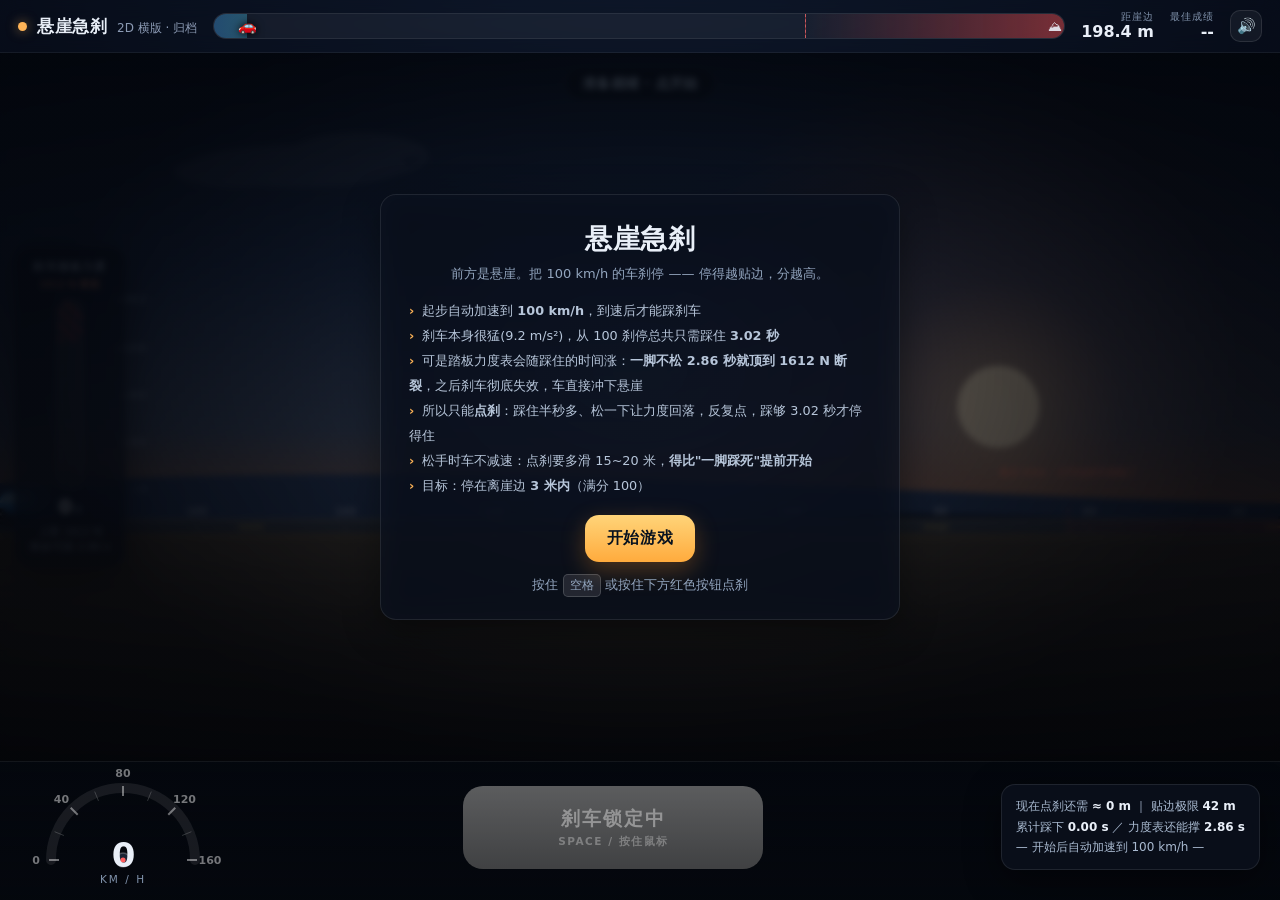
<file: archive/2d.html>
<!DOCTYPE html>
<html lang="zh-CN">
<head>
<meta charset="utf-8" />
<meta name="viewport" content="width=device-width, initial-scale=1, viewport-fit=cover" />
<title>悬崖急刹 · 2D 横版（归档，站内不展示）</title>
<!-- 归档页：早期 2D 横版实现。站点入口是 ../index.html（3D），这里没有任何入口指向它，
     只为保留一份可跑的旧版本（自检仍在 run-tests.py 里跑，防止烂掉）。 -->
<link rel="stylesheet" href="../hud.css" />
</head>
<body>
<div class="app">
  <header class="topbar">
    <div class="brand"><span class="dot"></span><b>悬崖急刹</b><span class="sub">2D 横版 · 归档</span></div>
    <div class="track" id="track">
      <div class="track-fill" id="trackFill"></div>
      <div class="track-danger" id="trackDanger"></div>
      <div class="track-car" id="trackCar">🚗</div>
      <div class="track-cliff">⛰</div>
    </div>
    <div class="hud">
      <div class="hud-item"><span>距崖边</span><b id="distText">--</b></div>
      <div class="hud-item"><span>最佳成绩</span><b id="bestText">--</b></div>
    </div>
    <button class="icon-btn" id="soundBtn" title="音效开关">🔊</button>
  </header>

  <main class="stage" id="stage">
    <canvas id="world"></canvas>

    <aside class="pedal glass" id="pedalPanel">
      <h4>刹车踏板力度</h4>
      <div class="pedal-cap">1612 N 断裂</div>
      <div class="pedal-body">
        <div class="gauge-track">
          <div class="gauge-zone"></div>
          <div class="gauge-fill" id="pedalFill"></div>
          <div id="tickWrap"></div>
        </div>
        <div class="gauge-ticks" id="gaugeTicks"></div>
      </div>
      <div class="pedal-num" id="pedalVal">0<small>N</small></div>
      <div class="pedal-sub" id="pedalSub">上限 1612 N<br>还能撑 2.86 s</div>
      <div class="crack"></div>
    </aside>

    <div class="pill calm" id="status">准备就绪</div>

    <div class="overlay" id="overlay">
      <div class="ov glass" id="ovPanel"></div>
    </div>
  </main>

  <footer class="dash">
    <div class="speedo">
      <svg viewBox="0 0 206 118" id="speedoSvg">
        <defs>
          <linearGradient id="arcGrad" x1="0" y1="0" x2="1" y2="0">
            <stop offset="0%" stop-color="#4cc9f0"/><stop offset="65%" stop-color="#ffd166"/><stop offset="100%" stop-color="#ff5d5d"/>
          </linearGradient>
        </defs>
        <path id="speedArc" d="" fill="none" stroke="rgba(255,255,255,.08)" stroke-width="10" stroke-linecap="round"/>
        <path id="speedArcFill" d="" fill="none" stroke="url(#arcGrad)" stroke-width="10" stroke-linecap="round"/>
        <g id="speedTicks"></g>
        <g id="needleG" transform="translate(103,92)">
          <line id="needle" x1="0" y1="0" x2="60" y2="0" stroke="#ff5d5d" stroke-width="3" stroke-linecap="round"/>
          <circle r="7" fill="#1a2334" stroke="rgba(255,255,255,.25)" stroke-width="1.5"/>
          <circle r="2.6" fill="#ff5d5d"/>
        </g>
      </svg>
      <div class="sp-num"><b id="speedText">0</b><small>KM / H</small></div>
    </div>

    <div class="ctrl">
      <button class="brake locked" id="brakeBtn">按住刹车<small>SPACE / 按住鼠标</small></button>
    </div>

    <div class="meters glass" id="meters">
      <div>现在点刹还需 <b id="needText">--</b> ｜ 贴边极限 <b id="theoDist">--</b></div>
      <div>累计踩下 <b id="heldText">0.00 s</b> ／ 力度表还能撑 <b id="leftText">2.86 s</b></div>
      <div id="predictText">— 别急着踩，也别踩太晚 —</div>
    </div>
  </footer>
</div>

<div class="sr" id="selftest" aria-hidden="true"></div>

<script src="../game.js"></script>
<script src="app.js"></script>
</body>
</html>
</file>
<file: hud.css>
/* 悬崖急刹 —— HUD 样式（站点入口 index.html 与归档页 archive/2d.html 共用） */
  *{box-sizing:border-box}
  html,body{margin:0;height:100%;overflow:hidden;background:#04070d;color:#e9eff8;
    font-family:"Segoe UI Variable Display","Segoe UI","PingFang SC","Microsoft YaHei",system-ui,sans-serif;
    -webkit-font-smoothing:antialiased;-webkit-tap-highlight-color:transparent}
  button{font-family:inherit}
  .app{height:100%;display:grid;grid-template-rows:auto minmax(0,1fr) auto;
    background:radial-gradient(1100px 560px at 50% -8%,#182742 0%,#080e1b 58%,#03060c 100%)}

  /* ---------- 顶栏 ---------- */
  .topbar{display:flex;align-items:center;gap:16px;padding:10px 18px;border-bottom:1px solid rgba(255,255,255,.06);
    backdrop-filter:blur(10px);background:rgba(8,14,26,.55)}
  .brand{display:flex;align-items:baseline;gap:10px;white-space:nowrap}
  .brand b{font-size:17px;letter-spacing:.5px}
  .brand .dot{width:9px;height:9px;border-radius:50%;background:#ffb457;box-shadow:0 0 12px #ffb45790;align-self:center}
  .brand .sub{font-size:12px;color:#8b9ab3}
  .track{position:relative;flex:1;height:26px;border-radius:13px;background:rgba(255,255,255,.05);
    border:1px solid rgba(255,255,255,.07);overflow:hidden;min-width:180px}
  .track-danger{position:absolute;right:0;top:0;bottom:0;background:linear-gradient(90deg,rgba(255,72,72,0),rgba(255,72,72,.42));
    border-left:1px dashed rgba(255,120,120,.6)}
  .track-fill{position:absolute;left:0;top:0;bottom:0;width:0;background:linear-gradient(90deg,#3fa9ff55,#4cc9f055)}
  .track-car{position:absolute;top:50%;left:0;transform:translate(-50%,-50%);font-size:15px;filter:drop-shadow(0 0 4px #000)}
  .track-cliff{position:absolute;right:2px;top:50%;transform:translateY(-50%);font-size:14px;opacity:.9}
  .hud{display:flex;gap:16px;white-space:nowrap}
  .hud-item{display:flex;flex-direction:column;align-items:flex-end;line-height:1.15}
  .hud-item span{font-size:10px;color:#8092ab;letter-spacing:1px}
  .hud-item b{font-size:16px;font-variant-numeric:tabular-nums}
  .icon-btn{width:32px;height:32px;border-radius:10px;border:1px solid rgba(255,255,255,.1);
    background:rgba(255,255,255,.05);color:#cfe0f5;cursor:pointer;font-size:15px;line-height:1}
  .icon-btn:hover{background:rgba(255,255,255,.1)}

  /* ---------- 舞台 ---------- */
  .stage{position:relative;min-height:0;overflow:hidden}
  #world{display:block;width:100%;height:100%}
  .glass{background:rgba(13,20,34,.62);border:1px solid rgba(255,255,255,.09);
    border-radius:16px;backdrop-filter:blur(14px);box-shadow:0 10px 36px rgba(0,0,0,.45)}

  .pill{position:absolute;left:50%;top:14px;transform:translateX(-50%);padding:7px 16px;border-radius:999px;
    font-size:13.5px;font-weight:600;letter-spacing:.3px;white-space:nowrap;
    background:rgba(13,20,34,.7);border:1px solid rgba(255,255,255,.1);backdrop-filter:blur(12px);
    transition:color .2s,border-color .2s,background .2s}
  .pill.calm{color:#9fb3ca}
  .pill.go{color:#5ee0a0;border-color:#5ee0a055;background:rgba(20,60,45,.6)}
  .pill.brake{color:#ffcf6b;border-color:#ffcf6b55;background:rgba(70,50,15,.6)}
  .pill.bad{color:#ff7a7a;border-color:#ff7a7a66;background:rgba(70,20,20,.65)}

  /* 左侧踏板力度表 */
  .pedal{position:absolute;left:14px;top:50%;transform:translateY(-50%);width:112px;padding:12px 10px 12px;
    display:flex;flex-direction:column;align-items:center;gap:8px}
  .pedal h4{margin:0;font-size:11px;font-weight:600;color:#93a6bf;letter-spacing:1.2px}
  .pedal-cap{font-size:9.5px;color:#ff9a7a;letter-spacing:.4px;margin-top:-4px}
  .pedal-body{position:relative;width:100%;display:flex;gap:8px;justify-content:center}
  .gauge-track{position:relative;width:26px;height:190px;border-radius:13px;overflow:hidden;
    background:linear-gradient(180deg,rgba(255,255,255,.08),rgba(255,255,255,.03));
    border:1px solid rgba(255,255,255,.12)}
  .gauge-fill{position:absolute;left:0;right:0;bottom:0;height:0%;
    background:linear-gradient(0deg,#3ddc97,#ffd166 62%,#ff5d5d 92%);transition:height .06s linear}
  .gauge-break{position:absolute;left:-4px;right:-4px;height:0;border-top:2px dashed #ff5d5d;bottom:100%;opacity:.85}
  .gauge-zone{position:absolute;left:0;right:0;top:0;height:22%;background:repeating-linear-gradient(45deg,rgba(255,60,60,.28) 0 5px,transparent 5px 10px)}
  .gauge-ticks{position:absolute;right:-32px;top:0;bottom:0;width:30px;font-size:9px;color:#7c8ea6}
  .gauge-ticks i{position:absolute;right:0;font-style:normal;transform:translateY(50%)}
  .gauge-ticks i::before{content:"";position:absolute;left:-8px;top:50%;width:6px;height:1px;background:rgba(255,255,255,.35)}
  .pedal-num{font-size:19px;font-weight:700;font-variant-numeric:tabular-nums;line-height:1}
  .pedal-num small{font-size:10px;font-weight:500;color:#8fa2ba;margin-left:2px}
  .pedal-sub{font-size:10.5px;color:#8fa2ba;text-align:center;line-height:1.45;font-variant-numeric:tabular-nums}
  .pedal.broken{border-color:#ff5d5d77;box-shadow:0 0 0 1px #ff5d5d33,0 10px 36px rgba(120,0,0,.5)}
  .pedal.broken .gauge-fill{background:#ff4d4d}
  .pedal.danger{border-color:#ff9a5e88;box-shadow:0 0 0 1px #ff9a5e44,0 0 22px rgba(255,120,60,.25) inset}
  .pedal.danger .pedal-num{color:#ffb457}
  .crack{position:absolute;inset:0;pointer-events:none;opacity:0;transition:opacity .25s;
    background:
      linear-gradient(72deg,transparent 48%,#ffd9d9 49%,transparent 50%) 12% 30%/60% 70% no-repeat,
      linear-gradient(-58deg,transparent 48%,#ffb9b9 49%,transparent 50%) 70% 20%/70% 60% no-repeat}
  .pedal.broken .crack{opacity:.75}

  /* 中央浮层 */
  .overlay{position:absolute;inset:0;display:flex;align-items:center;justify-content:center;
    background:radial-gradient(600px 400px at 50% 45%,rgba(4,8,16,.55),rgba(2,4,9,.85));
    backdrop-filter:blur(3px);z-index:5;transition:opacity .25s}
  .overlay.hide{opacity:0;pointer-events:none}
  .ov{width:min(520px,88%);padding:26px 26px 22px;text-align:center}
  .ov h1{margin:0 0 6px;font-size:27px;letter-spacing:.5px}
  .ov h2{margin:0 0 4px;font-size:24px}
  .ov .lead{margin:0 0 14px;font-size:13px;color:#93a6bf;line-height:1.7}
  .ov ul{margin:0 0 16px;padding:0 0 0 2px;list-style:none;text-align:left;font-size:12.8px;color:#b7c6da;line-height:1.95}
  .ov ul li::before{content:"›";color:#ffb457;margin-right:8px;font-weight:700}
  .kbd{display:inline-block;padding:1px 6px;border-radius:5px;background:rgba(255,255,255,.1);
    border:1px solid rgba(255,255,255,.16);font-size:11.5px}
  .btn{cursor:pointer;border:none;border-radius:14px;padding:13px 22px;font-size:15.5px;font-weight:700;
    letter-spacing:.6px;color:#08121f;background:linear-gradient(180deg,#ffd479,#ffab3d);
    box-shadow:0 8px 24px rgba(255,150,40,.28);transition:transform .12s,box-shadow .12s}
  .btn:hover{transform:translateY(-1px);box-shadow:0 12px 28px rgba(255,150,40,.4)}
  .btn:active{transform:translateY(1px)}
  .btn.ghost{background:rgba(255,255,255,.08);color:#dbe7f6;box-shadow:none;border:1px solid rgba(255,255,255,.14)}
  .res-score{font-size:44px;font-weight:800;line-height:1;margin:6px 0 2px;font-variant-numeric:tabular-nums}
  .res-meta{font-size:12.5px;color:#93a6bf;line-height:1.8;margin-bottom:14px}
  .res-rank{display:inline-block;min-width:34px;padding:3px 10px;border-radius:9px;font-weight:800;font-size:15px;
    background:rgba(255,255,255,.08);border:1px solid rgba(255,255,255,.14)}
  .row{display:flex;gap:10px;justify-content:center}

  /* ---------- 底部仪表台 ---------- */
  .dash{display:grid;grid-template-columns:auto 1fr auto;align-items:center;gap:18px;padding:6px 20px 14px;
    border-top:1px solid rgba(255,255,255,.06);background:linear-gradient(180deg,rgba(6,10,18,.2),rgba(4,7,13,.9))}
  .speedo{position:relative;width:206px;height:118px}
  .speedo svg{position:absolute;inset:0;overflow:visible}
  .sp-num{position:absolute;left:0;right:0;bottom:2px;text-align:center;line-height:1}
  .sp-num b{font-size:34px;font-weight:800;font-variant-numeric:tabular-nums;letter-spacing:-1px}
  .sp-num small{display:block;font-size:10.5px;color:#8092ab;letter-spacing:2px;margin-top:2px}
  .ctrl{display:flex;flex-direction:column;align-items:center;gap:8px}
  .brake{cursor:pointer;user-select:none;touch-action:none;border:none;border-radius:20px;
    min-width:300px;padding:20px 34px;font-size:19px;font-weight:800;letter-spacing:2px;
    color:#2a0d0d;background:linear-gradient(180deg,#ff9b8a,#f2543f);
    box-shadow:0 10px 30px rgba(220,60,40,.32),inset 0 -3px 0 rgba(0,0,0,.18);
    transition:transform .1s,box-shadow .1s,filter .2s;display:flex;flex-direction:column;gap:3px;align-items:center}
  .brake small{font-size:10.5px;font-weight:600;letter-spacing:1.5px;opacity:.72}
  .brake:active,.brake.on{transform:translateY(2px) scale(.995);
    box-shadow:0 4px 14px rgba(220,60,40,.4),inset 0 3px 8px rgba(0,0,0,.25);filter:brightness(1.08)}
  .brake[disabled]{cursor:not-allowed;filter:grayscale(.85) brightness(.62);box-shadow:none;transform:none}
  .brake.locked{background:linear-gradient(180deg,#8c96a6,#5e6a7c);color:#eaf0f8}
  .meters{min-width:250px;padding:11px 14px;border-radius:14px;font-size:12px;color:#a9bad0;line-height:1.7}
  .meters b{color:#e9eff8;font-variant-numeric:tabular-nums}
  .meters .warn{color:#ff8b6b;font-weight:700}
  .meters .ok{color:#5ee0a0;font-weight:700}
  .flash{animation:pulse .5s ease 2}
  @keyframes pulse{0%,100%{opacity:1}50%{opacity:.35}}
  .sr{position:absolute;left:-9999px}

  /* ---------- 窄屏兜底 ---------- */
  @media (max-width: 920px){
    .topbar{gap:10px;padding:8px 10px}
    .brand .sub{display:none}
    .hud{display:none}
    .dash{grid-template-columns:auto 1fr;gap:10px;padding:4px 12px 10px}
    #meters{display:none}
    .speedo{width:148px;height:86px}
    .sp-num b{font-size:26px}
    .brake{min-width:0;width:100%;padding:16px 12px;font-size:16px;letter-spacing:1px}
    .pedal{left:8px;width:78px;padding:8px 6px;gap:5px}
    .pedal h4{font-size:9.5px;letter-spacing:.5px}
    .pedal-cap{font-size:8px}
    .gauge-track{width:20px;height:132px}
    .gauge-ticks{right:-26px;width:24px;font-size:8px}
    .pedal-num{font-size:15px}
    .pedal-sub{font-size:9px}
    .ov{padding:18px 16px 16px}
    .ov h1{font-size:22px}
    .ov ul{font-size:11.6px;line-height:1.8}
  }
</file>
